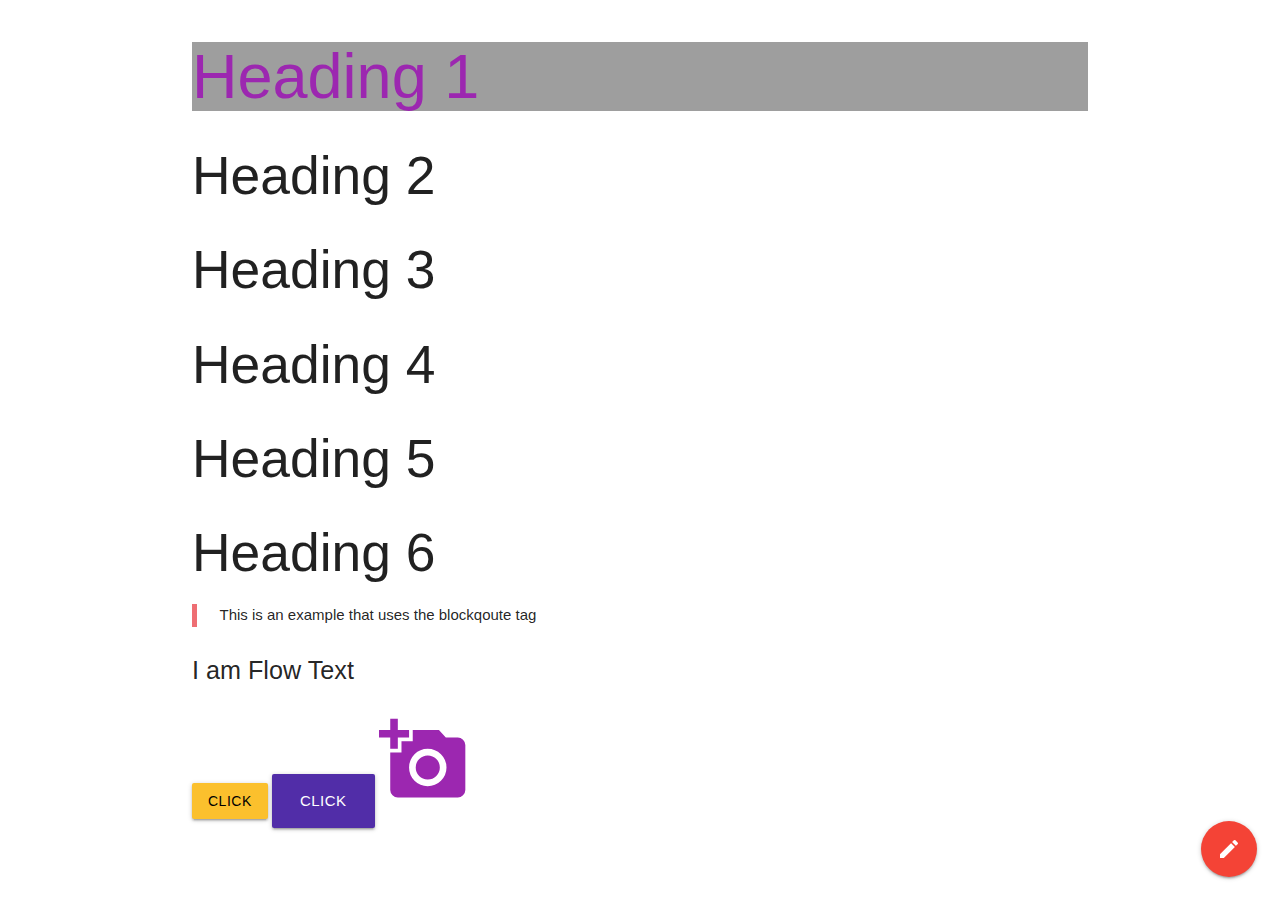
<file: index.html>
<!DOCTYPE html>
<html lang="en">
<head>
  <meta charset="UTF-8">
  <meta http-equiv="X-UA-Compatible" content="IE=edge">
  <meta name="viewport" content="width=device-width, initial-scale=1.0">
  <link rel="stylesheet" href="style.css">
   <!-- Compiled and minified CSS -->
   <link rel="stylesheet" href="https://cdnjs.cloudflare.com/ajax/libs/materialize/1.0.0/css/materialize.min.css">
   <!-- Icons -->
   <link href="https://fonts.googleapis.com/icon?family=Material+Icons" rel="stylesheet">
  <link rel="stylesheet" href="main.css">
  <title>Creative Design</title>
 
</head>
<body>
  <div class="container">
   <!-- Headers -->
  <h1 class="purple-text grey">Heading 1</h1>
  <h2>Heading 2</h2>
  <h2>Heading 3</h3>
  <h2>Heading 4</h2>
  <h2>Heading 5</h2>
  <h2>Heading 6</h2>

  <!-- Blockquotes -->
  <blockquote>This is an example that uses the blockqoute tag</blockquote>
 
  <!-- Flow Text -->
  <p class="flow-text">I am Flow Text</p>

  <button class="btn black-text waves-effect waves-light yellow darken-2">click</button>
  
  <button class="btn-large white-text waves-effect waves-yellow deep-purple darken-2">click</button>

  <i class="material-icons large purple-text">add_a_photo</i>
  
  </div>

  <!-- Fixed action button -->
  <div class="fixed-action-btn toolbar">
    <a class="btn-floating btn-large red">
     <i class="material-icons">mode_edit</i>
    </a>
    <ul>
      <li>
        <a class="red" href="index.html">
          <i class="material-icons">insert_chart</i>
        </a>
      </li>
      <li>
        <a class="deep-orange" href="colors.html">
          <i class="material-icons">add</i>
        </a>
      </li>
      <li>
        <a class="deep-purple" href="#">
          <i class="material-icons">grade</i>
        </a>
      </li>
      <li>
        <a class="lime" href="buttons-icons.html">
          <i class="material-icons">close</i>
        </a>
      </li>
    </ul>
  </div>
  
  



  <!-- Jquery CDN -->
  <script src="https://code.jquery.com/jquery-3.6.1.min.js" integrity="sha256-o88AwQnZB+VDvE9tvIXrMQaPlFFSUTR+nldQm1LuPXQ=" crossorigin="anonymous"></script>
   <!-- Compiled and minified JavaScript -->
   <script src="https://cdnjs.cloudflare.com/ajax/libs/materialize/1.0.0/js/materialize.min.js"></script>

   <script>
    $(document).ready(function() {
      // Init Dropdown
      $(".dropdown-trigger").dropdown();
      // Init Fixed action button
      $('.fixed-action-btn').floatingActionButton({
        toolbarEnabled: true
      });
    });
  </script>
</body>
</html>


<!-- Inline CSS -->
<!-- Internal CSS -->
<!-- External CSS -->
</file>
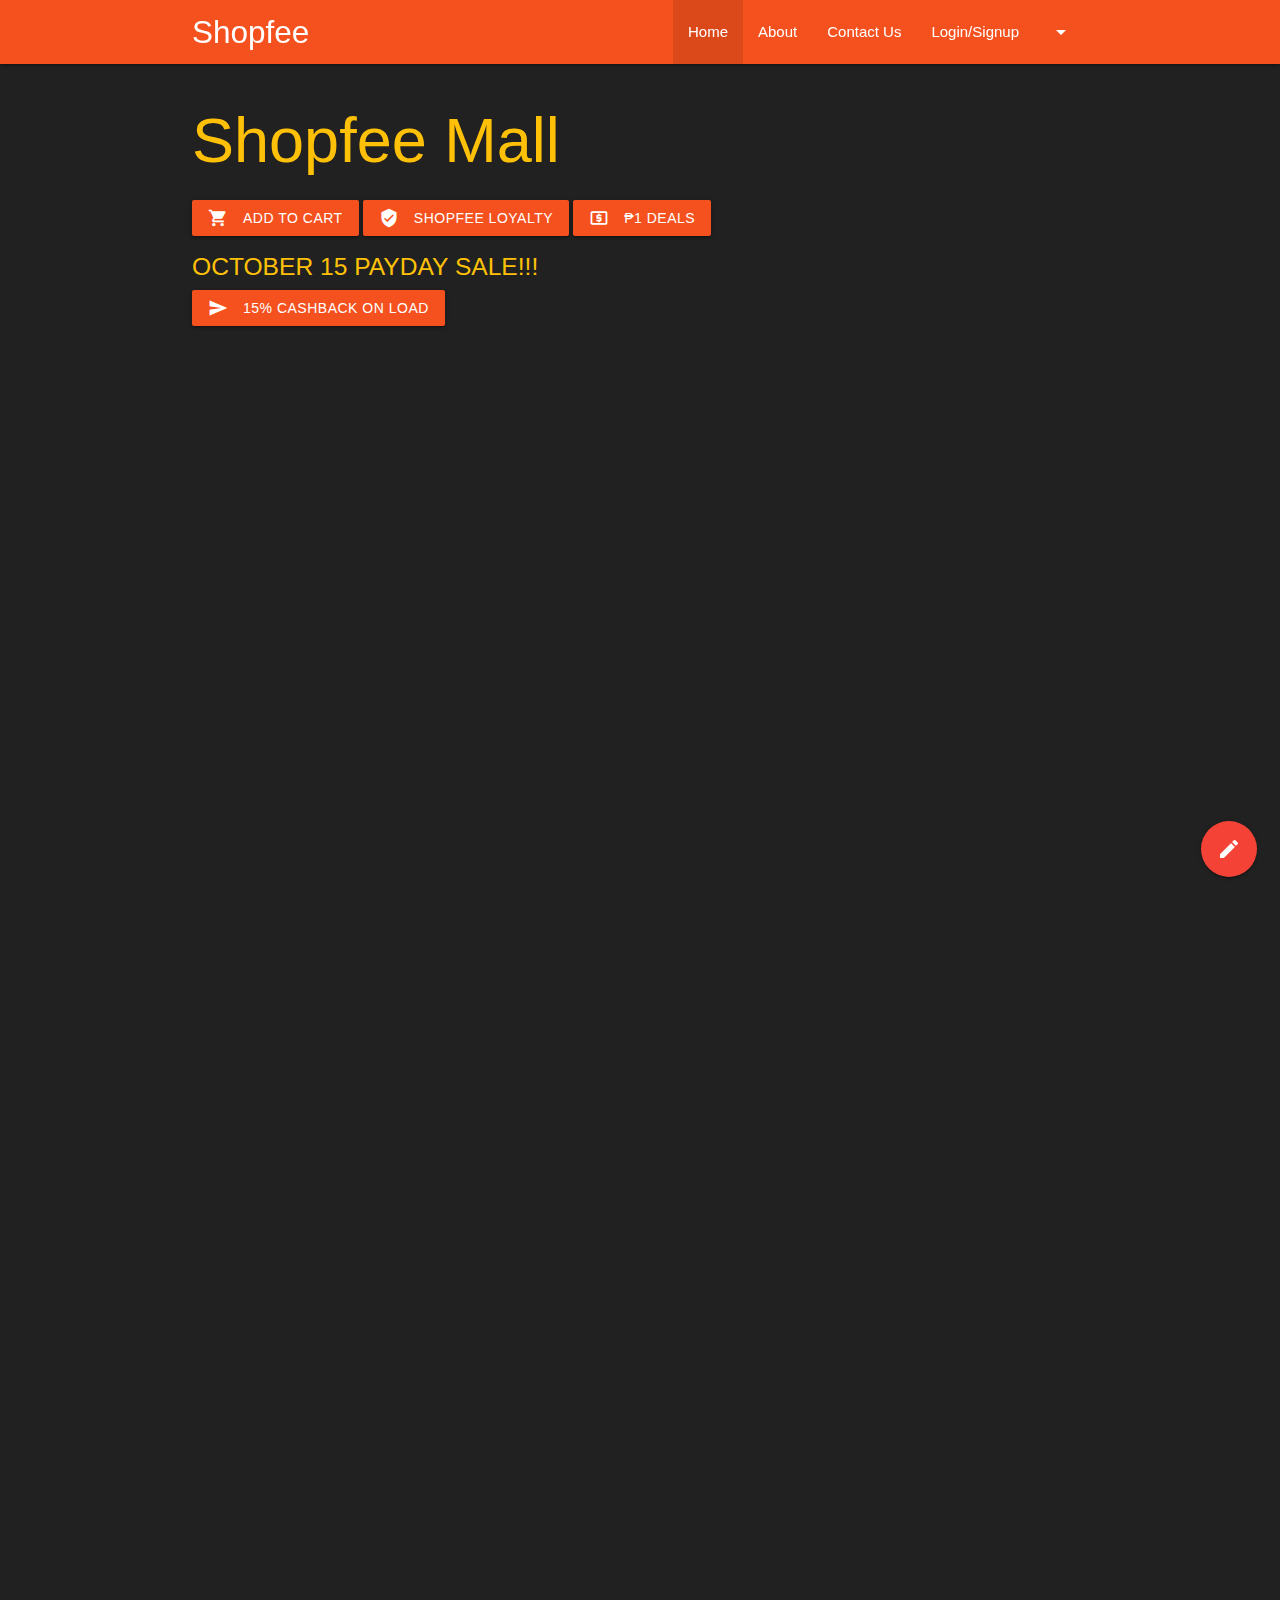
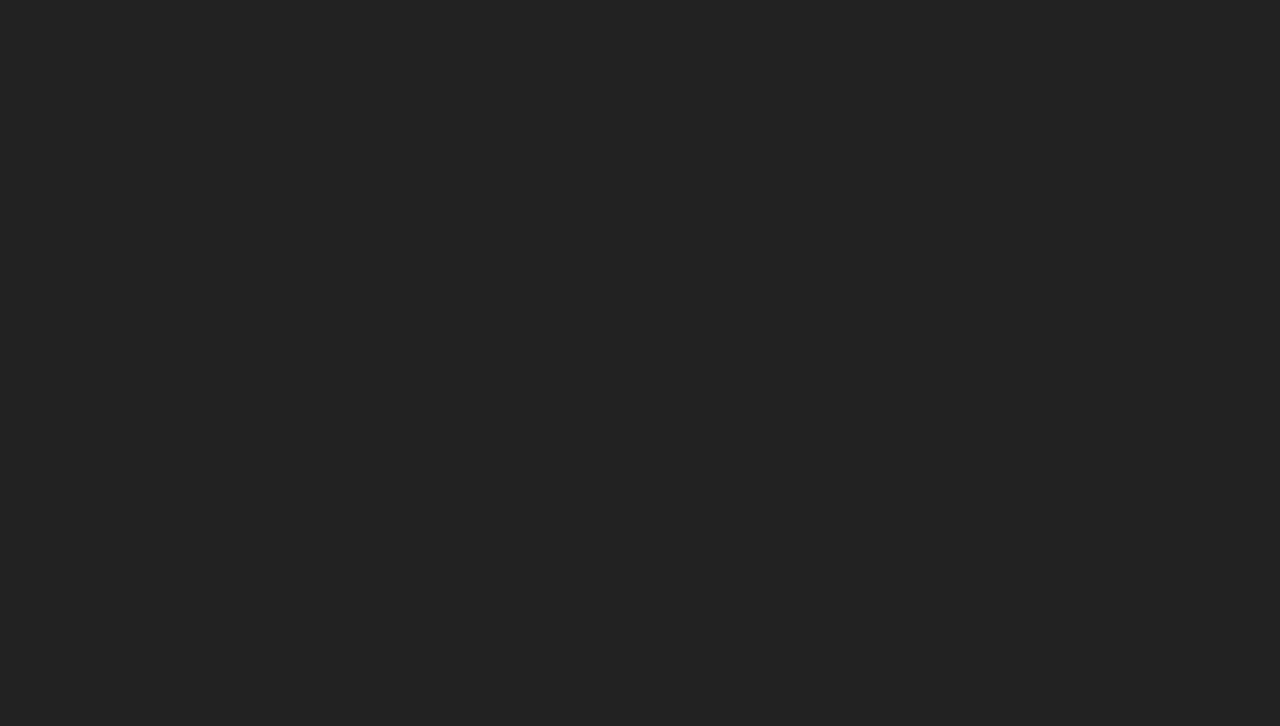
<file: capuno.html>
<!DOCTYPE html>
<html lang="en">
    <head>
        <meta charset="UTF-8">
        <meta http-equiv="x-UA-Compatible" content="IE=edge">
        <meta name="viewport" content="width=device-width, initial-scale=1.0">
        <!-- Compiled and minified CSS -->
        <link rel="stylesheet" href="https://cdnjs.cloudflare.com/ajax/libs/materialize/1.0.0/css/materialize.min.css">
        <!----Icons-->
        <link href="https://fonts.googleapis.com/icon?family=Material+Icons" rel="stylesheet">
        <title>Shopfee Mall</title>
    </head>
    <body class="grey darken-4">
     <div class="navbar-fixed">
        <nav class="#f4511e deep-orange darken-1">
            <div class="container"> 
              <div class="nav-wrapper">
                  <a href="" class="brand-logo">Shopfee</a>
                  <a href="#" data-target="slide-out" class="sidenav-trigger">
                    <i class="material-icons">menu</i>
                  </a>
                  <ul id="nav-mobile" class="right hide-on-med-and-down"> 
                      <li class="active">    
                          <a href="">Home</a>
                      </li>
                      <li>    
                          <a href="">About</a>
                      </li>
                      <li>    
                          <a href="">Contact Us</a>
                      </li>
                      <li>    
                          <a href="">Login/Signup</a>
                      </li>
                      <li>    
                          <a href="!#" class="dropdown-trigger" data-target="dropdown1"> 
                              <i class="material-icons">arrow_drop_down</i>
                          </a>
                      </li>
                   </ul>
               </div>
            </div>
        </nav>
      </div>

      <!-- Sidenav Structure -->
      <ul id="slide-out" class="sidenav">
        <li>
          <div class="user-view">
            <div class="background">
              <img src="images/img2.jpg" alt="">
            </div>
            <a href="#user">
              <img src="images/img5.jpg" alt="" class="circle">
            </a>
            <a href="#">
              <span class="white-text name">Shari Von Sr.</span>
            </a>
            <a href="#">
              <span class="white-text email">shari.sr@gmail.com</span>
            </a>
          </div>
        </li>
        <li class="active">    
          <a href="">Home</a>
        </li>
        <li>    
            <a href="">About</a>
        </li>
        <li>    
            <a href="">Contact Us</a>
        </li>
        <li>    
            <a href="">Login/Signup</a>
        </li>
        <li>    
            <a href="!#" class="dropdown-trigger" data-target="dropdown1"> 
                <i class="material-icons">arrow_drop_down</i>
            </a>
        </li>
      </ul>
      
      <!--------- dropdown structure-->
      <ul id="dropdown1" class="dropdown-content">
        <li><a href="#!">one</a></li>
        <li><a href="#!">two</a></li>
        <li class="divider"></li>
        <li><a href="#!">three</a></li>
      </ul>

        <div class="container">
            <h1 class="amber-text ">Shopfee Mall</h1>
                <a class="waves-effect waves-light btn #f4511e deep-orange darken-1">
                  <i class="material-icons left">shopping_cart</i>
                  Add to Cart
                </a>
                <a class="waves-effect waves-light btn #f4511e deep-orange darken-1">
                  <i class="material-icons left">verified_user</i>
                  Shopfee Loyalty
                </a>
                <a class="waves-effect waves-light btn #f4511e deep-orange darken-1">
                  <i class="material-icons left">local_atm</i>
                  ₱1 Deals
                </a>
                <h5 class="amber-text">OCTOBER 15 PAYDAY SALE!!!</h5>
                <a class="waves-effect waves-light btn #f4511e deep-orange darken-1">
                  <i class="material-icons left ">send</i>15% CASHBACK ON LOAD
                </a>
              <div class="fixed-action-btn">
                  <a class="btn-floating btn-large red">
                    <i class="large material-icons">mode_edit</i>
                  </a>
                  <ul>
                    <li>
                      <a class="btn-floating red">
                        <i class="material-icons">insert_chart</i>
                      </a>
                    </li>
                    <li>
                      <a class="btn-floating yellow darken-1">
                        <i class="material-icons">format_quote</i>
                      </a>
                    </li>
                    <li>
                      <a class="btn-floating green">
                        <i class="material-icons">publish</i>
                      </a>
                    </li>
                    <li>
                      <a class="btn-floating blue">
                        <i class="material-icons">attach_file</i>
                      </a>
                    </li>
                  </ul>
              </div>    
          </div>
          <div style="height: 2000px;"></div>


        <!------Jquery CDN -->
        <script src="https://code.jquery.com/jquery-3.6.1.min.js" integrity="sha256-o88AwQnZB+VDvE9tvIXrMQaPlFFSUTR+nldQm1LuPXQ=" crossorigin="anonymous"></script>
            <!-- Compiled and minified JavaScript -->
        <script src="https://cdnjs.cloudflare.com/ajax/libs/materialize/1.0.0/js/materialize.min.js"></script>
     

      <script>
          

          $(document).ready(function() {
            // Dropdown Init
            $(".dropdown-trigger").dropdown();
            //  Floating action button
            $('.fixed-action-btn').floatingActionButton();
            // Sidenav init
            $('.sidenav').sidenav({
              edge: 'right',
              inDuration: 1000,
              outDuration: 1000
            });
          });          
         
         
     </script>
  </body>
</html>
</file>
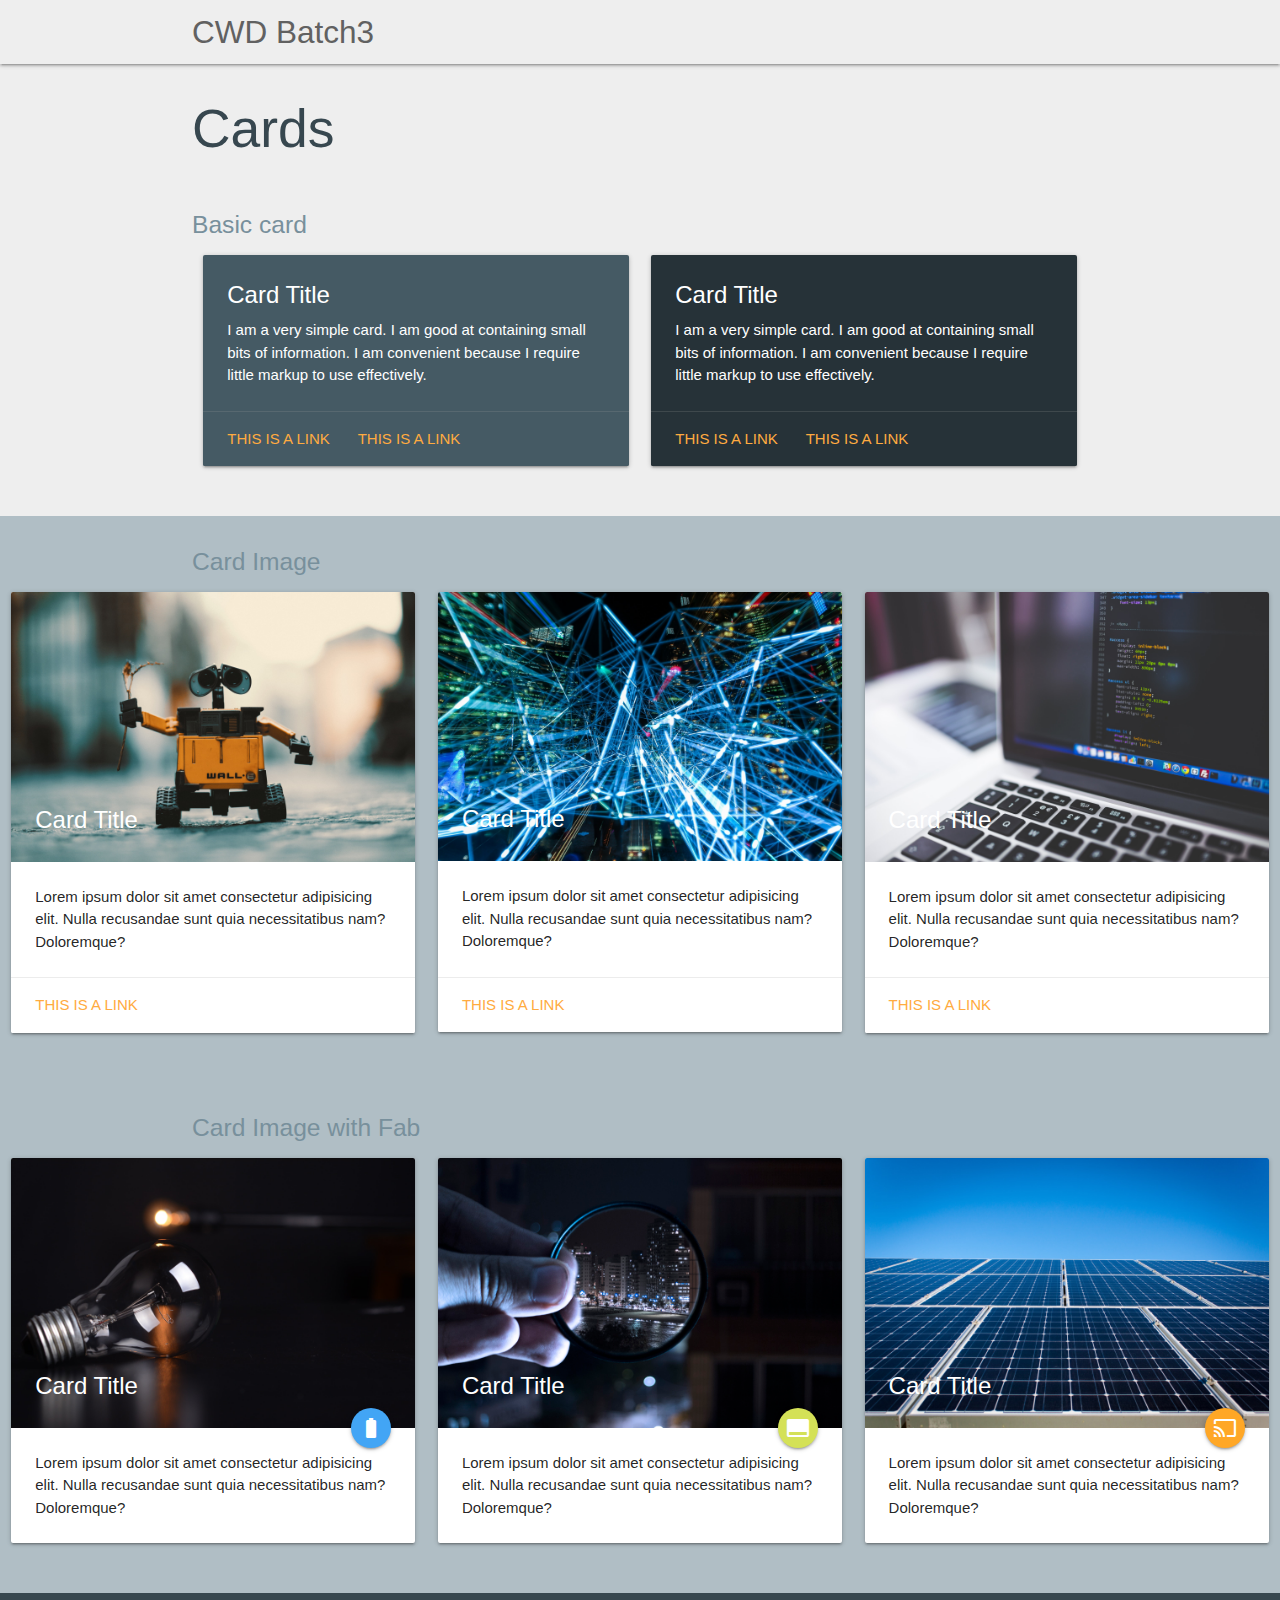
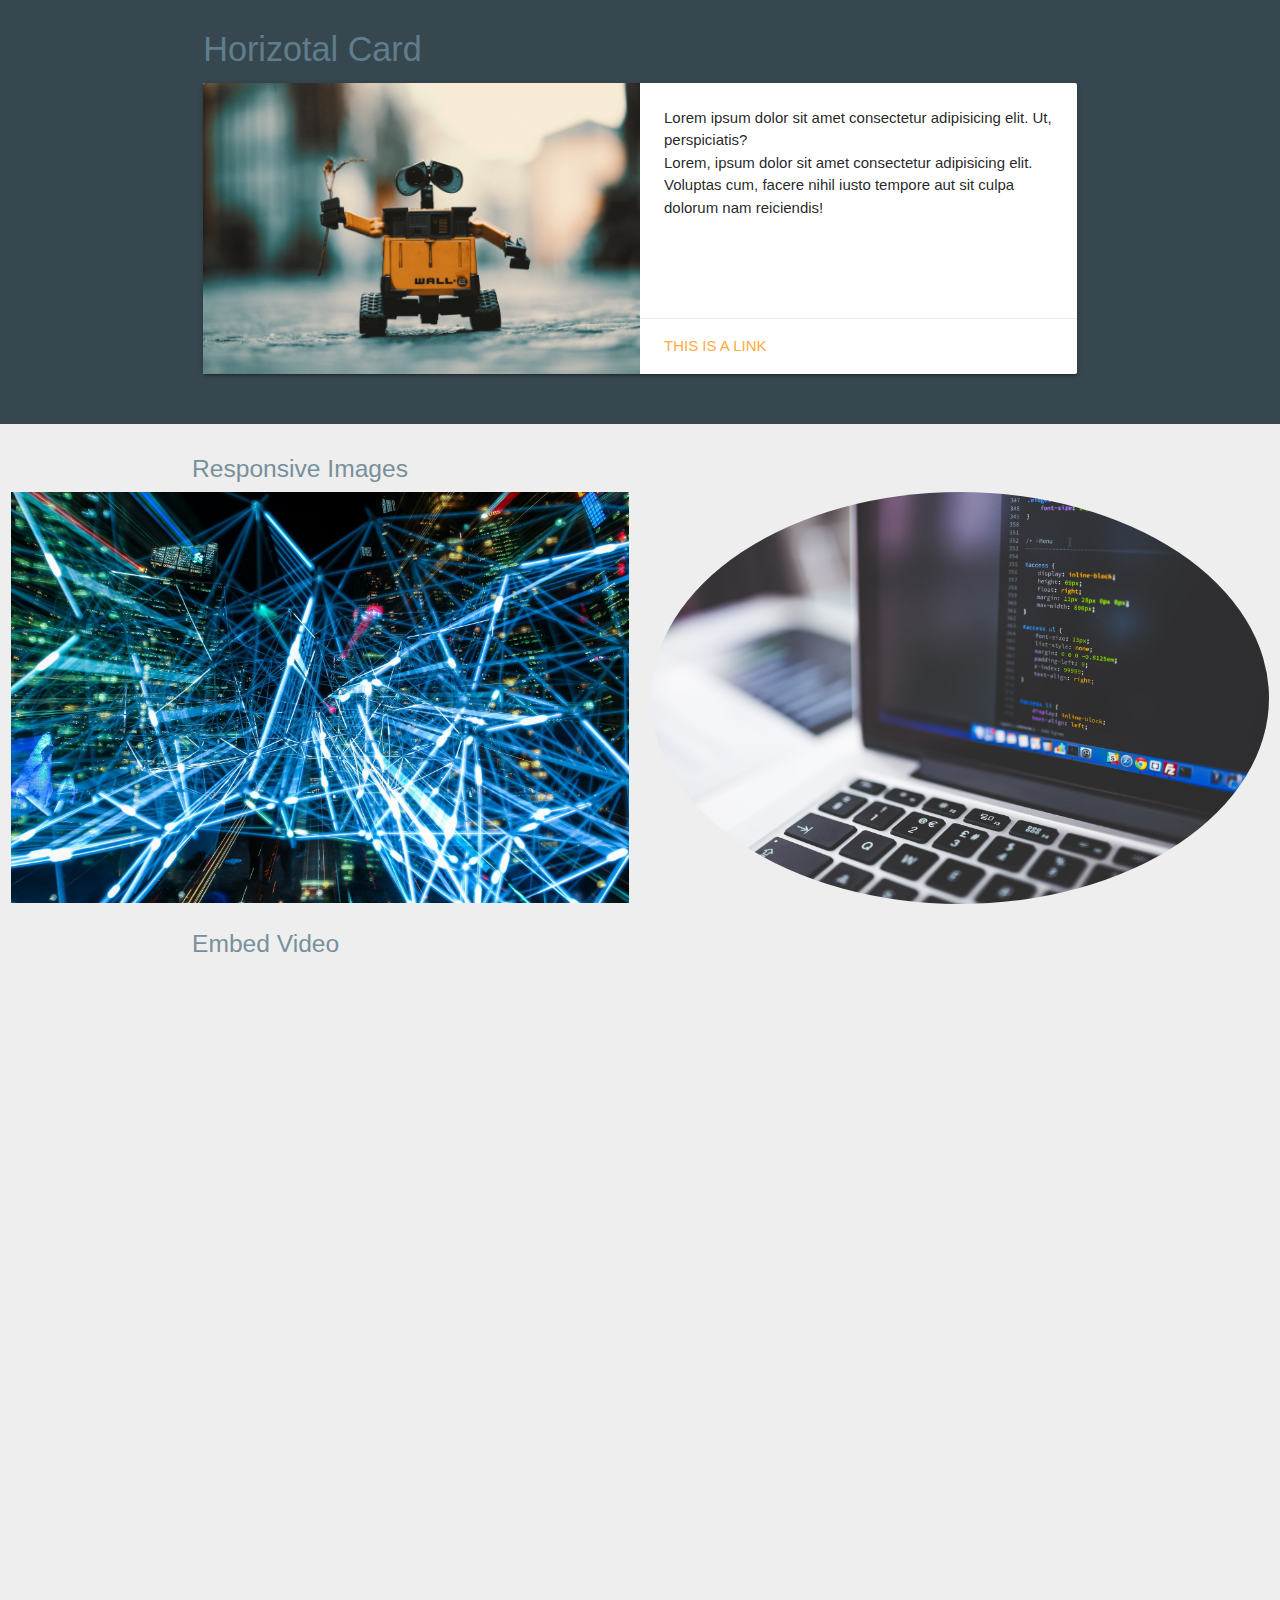
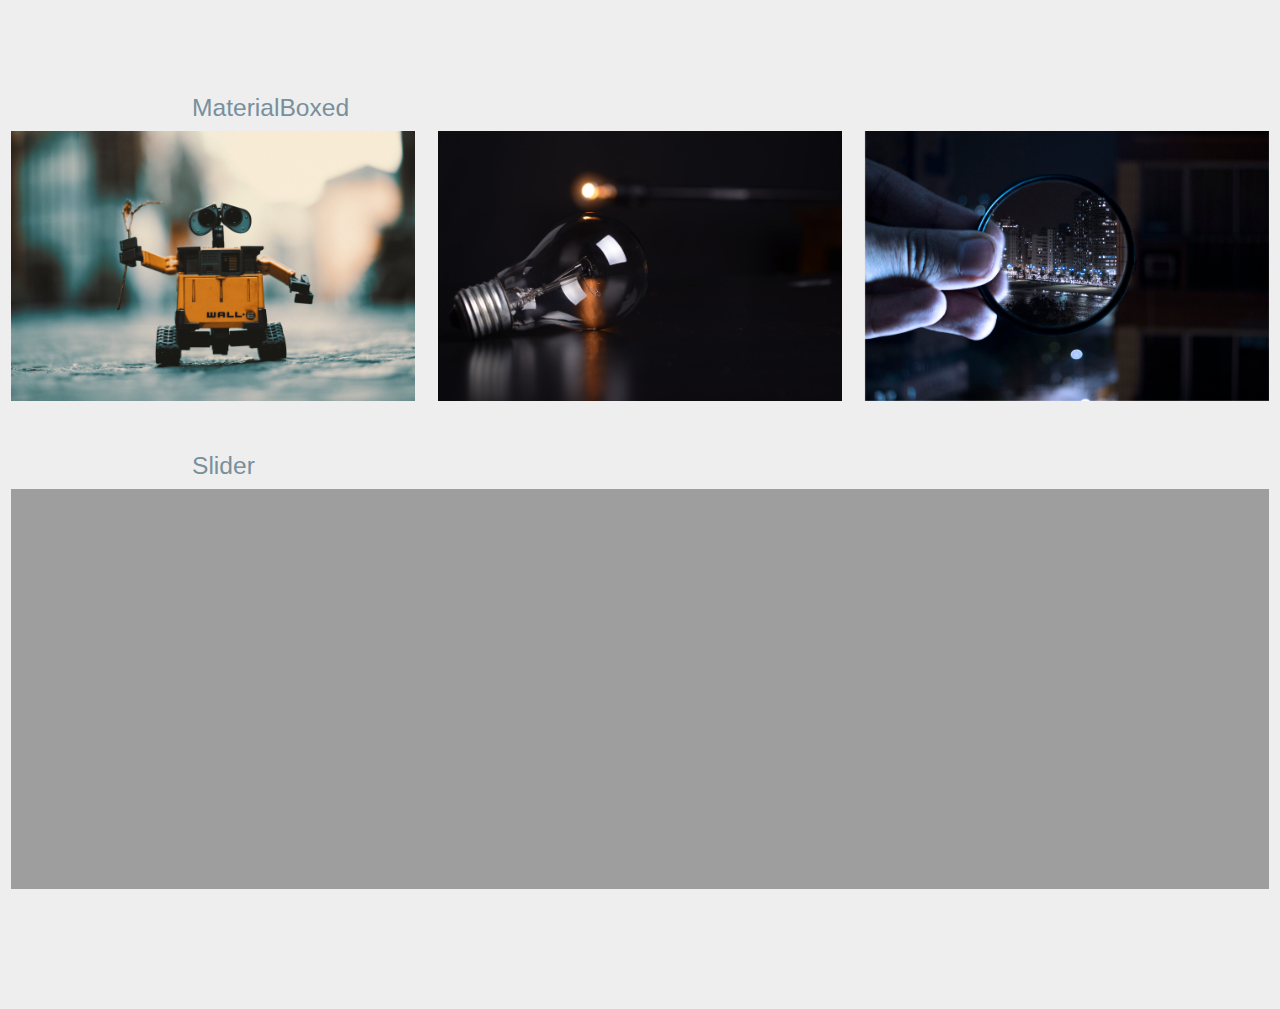
<file: cards.html>
<!DOCTYPE html>
<html lang="en">
<head>
  <meta charset="UTF-8">
  <meta http-equiv="X-UA-Compatible" content="IE=edge">
  <meta name="viewport" content="width=device-width, initial-scale=1.0">
  <!-- Material icons -->
  <link href="https://fonts.googleapis.com/icon?family=Material+Icons" rel="stylesheet">
   <!-- Compiled and minified CSS -->
   <link rel="stylesheet" href="https://cdnjs.cloudflare.com/ajax/libs/materialize/1.0.0/css/materialize.min.css">
  <title>Cards</title>
</head>
<body class="grey lighten-3">
  <nav class="transparent">
    <div class="container">
      <div class="nav-wrapper">
        <a href="#" class="brand-logo grey-text text-darken-2">CWD Batch3</a>
      </div>
    </div>
  </nav>
 <div class="container">
    <h2 class="blue-grey-text text-darken-3">Cards</h2>

    <section class="section">
      <!-- Basic Card -->
      <h5 class="blue-grey-text text-lighten-1">Basic card</h5>
      <div class="row">
        <div class="col s12 m6">
          <div class="card blue-grey darken-2">
            <div class="card-content white-text">
              <span class="card-title white-text">Card Title</span>
              <p>I am a very simple card. I am good at containing small bits of information.
                I am convenient because I require little markup to use effectively.</p>
            </div>
            <div class="card-action">
              <a href="#">This is a link</a>
              <a href="#">This is a link</a>
            </div>
          </div>
        </div>
        <div class="col s12 m6">
          <div class="card blue-grey darken-4">
            <div class="card-content white-text">
              <span class="card-title white-text">Card Title</span>
              <p>I am a very simple card. I am good at containing small bits of information.
                I am convenient because I require little markup to use effectively.</p>
            </div>
            <div class="card-action">
              <a href="#">This is a link</a>
              <a href="#">This is a link</a>
            </div>
          </div>
        </div>
      </div>
    </section>
 </div>
<!-- Section 1 -->
 <section class="section blue-grey lighten-3">
  <div class="container">
    <h5 class="blue-grey-text text-lighten-1">Card Image</h5>
  </div>
  <div class="row">
    <div class="col s12 m4">
       <!-- Card Image-->
      <div class="card">
        <div class="card-image">
          <img src="images/img5.jpg" alt="">
          <span class="card-title">Card Title</span>
        </div>
        <div class="card-content">
          <p>Lorem ipsum dolor sit amet consectetur adipisicing elit. Nulla recusandae sunt quia necessitatibus nam? Doloremque?</p>
        </div>
        <div class="card-action">
          <a href="#">This is a link</a>
        </div>
      </div>
    </div>
    <div class="col s12 m4">
      <div class="card">
        <div class="card-image">
          <img src="images/img1.jpg" alt="">
          <span class="card-title">Card Title</span>
        </div>
        <div class="card-content">
          <p>Lorem ipsum dolor sit amet consectetur adipisicing elit. Nulla recusandae sunt quia necessitatibus nam? Doloremque?</p>
        </div>
        <div class="card-action">
          <a href="#">This is a link</a>
        </div>
      </div>
    </div>
    <div class="col s12 m4">
      <div class="card">
        <div class="card-image">
          <img src="images/img2.jpg" alt="">
          <span class="card-title">Card Title</span>
        </div>
        <div class="card-content">
          <p>Lorem ipsum dolor sit amet consectetur adipisicing elit. Nulla recusandae sunt quia necessitatibus nam? Doloremque?</p>
        </div>
        <div class="card-action">
          <a href="#">This is a link</a>
        </div>
      </div>
    </div>
  </div>
</section>
<!-- Section 2 -->
 <section class="section blue-grey lighten-3">
  <div class="container">
    <h5 class="blue-grey-text text-lighten-1">Card Image with Fab</h5>
  </div>
  <div class="row">
    <div class="col s12 m4">
      <div class="card">
        <div class="card-image">
          <img src="images/img6.jpg" alt="">
          <span class="card-title">Card Title</span>
          <a href="#" class="btn-floating halfway-fab waves-effect waves-light blue lighten-1">
            <i class="material-icons">battery_full</i>
          </a>
        </div>
        <div class="card-content">
          <p>Lorem ipsum dolor sit amet consectetur adipisicing elit. Nulla recusandae sunt quia necessitatibus nam? Doloremque?</p>
        </div>
      </div>
    </div>
    <div class="col s12 m4">
      <div class="card">
        <div class="card-image">
          <img src="images/img7.jpg" alt="">
          <span class="card-title">Card Title</span>
          <a href="#" class="btn-floating halfway-fab waves-effect waves-light lime lighten-1">
            <i class="material-icons">call_to_action</i>
          </a>
        </div>
        <div class="card-content">
          <p>Lorem ipsum dolor sit amet consectetur adipisicing elit. Nulla recusandae sunt quia necessitatibus nam? Doloremque?</p>
        </div>
      </div>
    </div>
    <div class="col s12 m4">
      <div class="card">
        <div class="card-image">
          <img src="images/img8.jpg" alt="">
          <span class="card-title">Card Title</span>
          <a href="#" class="btn-floating halfway-fab waves-effect waves-light orange lighten-1">
            <i class="material-icons">cast</i>
          </a>
        </div>
        <div class="card-content">
          <p>Lorem ipsum dolor sit amet consectetur adipisicing elit. Nulla recusandae sunt quia necessitatibus nam? Doloremque?</p>
        </div>
      </div>
    </div>
  </div>
</section>

<section class="section blue-grey darken-3">
  <div class="container">
    <div class="row">
      <div class="col s12">
        <h4 class="blue-grey-text header">Horizotal Card</h4>
        <div class="card horizontal">
          <div class="card-image">
            <img src="images/img5.jpg" alt="">
          </div>
          <div class="card-stacked">
            <div class="card-content">
              <p>Lorem ipsum dolor sit amet consectetur adipisicing elit. Ut, perspiciatis?</p>
              <p>Lorem, ipsum dolor sit amet consectetur adipisicing elit. Voluptas cum, facere nihil iusto tempore aut sit culpa dolorum nam reiciendis!</p>
            </div>
            <div class="card-action">
              <a href="">This is a link</a>
            </div>
          </div>
        </div>
      </div>
     
    </div>
  </div>
  
</section>

<!-- Media CSS & Media -->
<section class="section grey lighten-3">
  <div class="container">
    <h5 class="blue-grey-text text-lighten-1">Responsive Images</h5>
  </div>
  <div class="row">
    <div class="col s12 m6">
      <img src="images/img1.jpg" alt="" class="responsive-img">
    </div>
    <div class="col s12 m6">
      <img src="images/img2.jpg" alt="" class="responsive-img circle">
    </div>
  </div>
  <div class="row">
    <div class="container">
      <h5 class="blue-grey-text text-lighten-1">Embed Video</h5>
    </div>
    <div class="col s12">
      <div class="video-container">
        <iframe width="1040" height="585" src="https://www.youtube.com/embed/uPklMSpmvGs" title="Moira - Babalik Sa'yo (Official Live Performance)" frameborder="0" allow="accelerometer; autoplay; clipboard-write; encrypted-media; gyroscope; picture-in-picture" allowfullscreen></iframe>
      </div>
      <!-- <video class="responsive-video" controls>
        <source src="movie.mp4" type="video/mp4">
      </video> -->
    </div>
  </div>
  <div class="row">
    <div class="container">
      <h5 class="blue-grey-text text-lighten-1">MaterialBoxed</h5>
    </div>
    <div class="col s12 m4">
      <img src="images/img5.jpg" alt="" class="materialboxed responsive-img">
    </div>
    <div class="col s12 m4">
      <img src="images/img6.jpg" alt="" class="materialboxed responsive-img">
    </div>
    <div class="col s12 m4">
      <img src="images/img7.jpg" alt="" class="materialboxed responsive-img">
    </div>
  </div>
</section>
<!-- Slider -->
<div class="row">
  <div class="container">
    <h5 class="blue-grey-text text-lighten-1">Slider</h5>
  </div>
  <div class="col s12">
    <div class="slider">
      <ul class="slides">
        <li>
          <img src="images/img1.jpg" alt="">
          <div class="caption center-align">
            <h3>This is our big Tagline!</h3>
            <h5 class="light grey-text text-lighten-3">Here's our small slogan</h5>
          </div>
        </li>
        <li>
          <img src="images/img2.jpg" alt="">
          <div class="caption left-align">
            <h3>This is our big Tagline!</h3>
            <h5 class="light grey-text text-lighten-3">Here's our small slogan</h5>
          </div>
        </li>
        <li>
          <img src="images/img3.jpg" alt="">
          <div class="caption right-align">
            <h3>This is our big Tagline!</h3>
            <h5 class="light grey-text text-lighten-3">Here's our small slogan</h5>
          </div>
        </li>
        <li>
          <img src="images/img4.jpg" alt="">
          <div class="caption center-align">
            <h3>This is our big Tagline!</h3>
            <h5 class="light grey-text text-lighten-3">Here's our small slogan</h5>
          </div>
        </li>
      </ul>
    </div>
  </div>
</div>
  

 


  


<div style="height: 100px;"></div>




   <!-- Jquery CDN -->
   <script src="https://code.jquery.com/jquery-3.6.1.min.js" integrity="sha256-o88AwQnZB+VDvE9tvIXrMQaPlFFSUTR+nldQm1LuPXQ=" crossorigin="anonymous"></script>
   <!-- Compiled and minified JavaScript -->
   <script src="https://cdnjs.cloudflare.com/ajax/libs/materialize/1.0.0/js/materialize.min.js"></script>

   <script>
    $(document).ready(function() {
      // Materialbox init
      $('.materialboxed').materialbox({
        inDuration: 1000,
        outDuration: 2000
      });
      // Slider Init
      $('.slider').slider({
        indicators: false,
        height: 300,
        duration: 1000,
        interval: 1000
      });
    });

 
        
   </script>
</body>
</html>
</file>
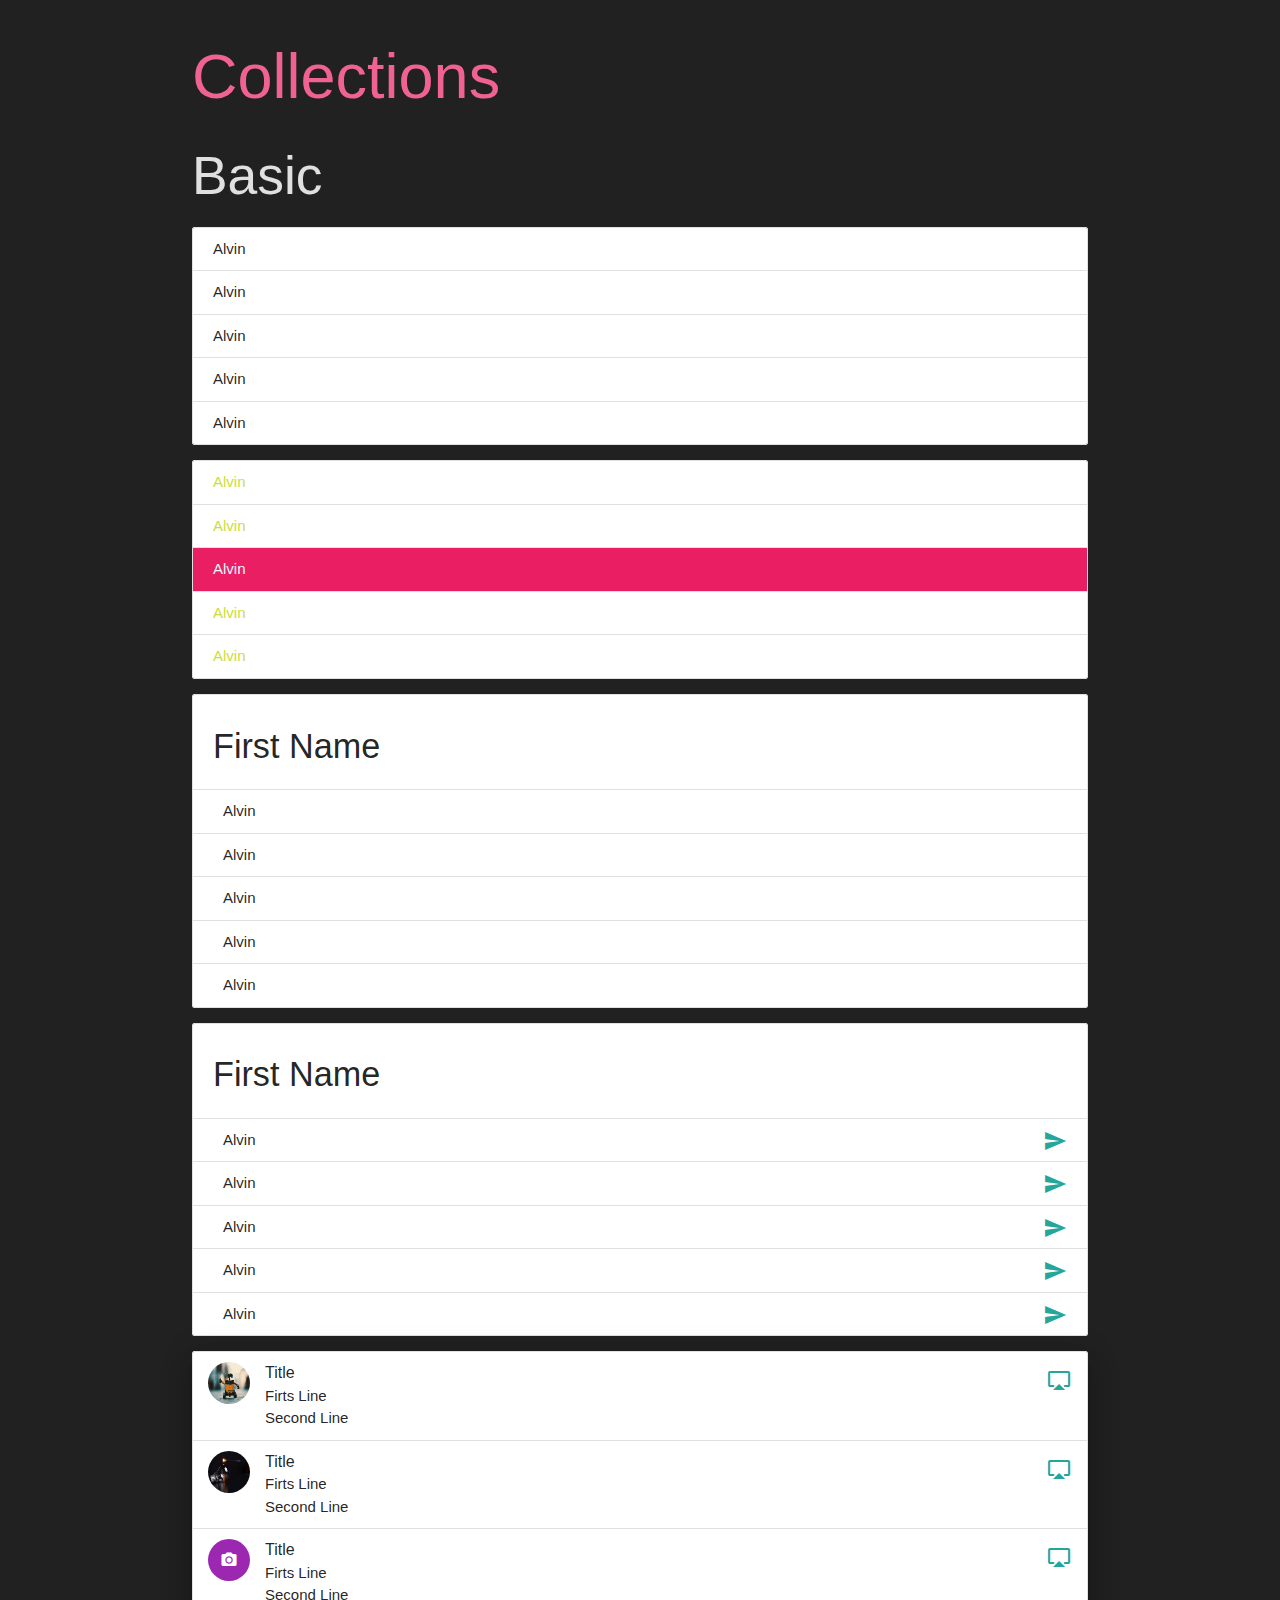
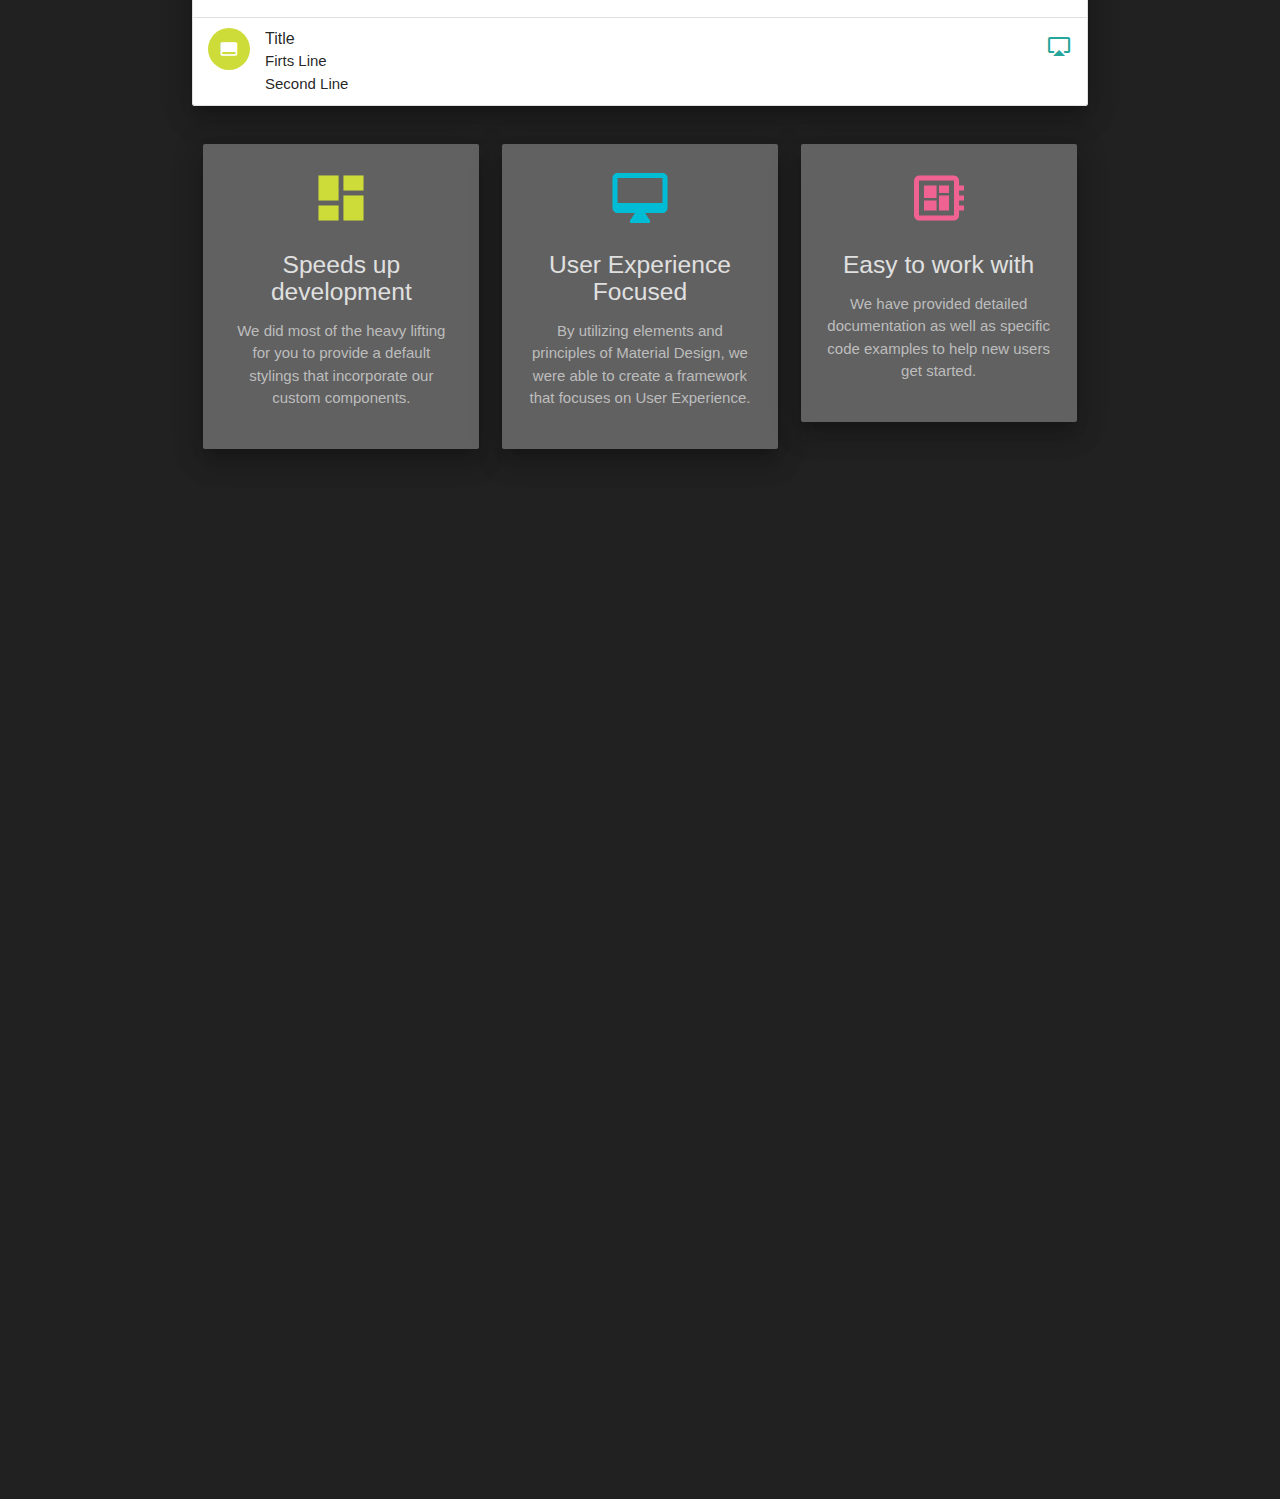
<file: collection.html>
<!DOCTYPE html>
<html lang="en">
<head>
  <meta charset="UTF-8">
  <meta http-equiv="X-UA-Compatible" content="IE=edge">
  <meta name="viewport" content="width=device-width, initial-scale=1.0">
    <!-- Compiled and minified CSS -->
    <link rel="stylesheet" href="https://cdnjs.cloudflare.com/ajax/libs/materialize/1.0.0/css/materialize.min.css">
    <!-- material icons -->
    <link href="https://fonts.googleapis.com/icon?family=Material+Icons" rel="stylesheet">
    <link rel="stylesheet" href="style.css">
  <title>Collection</title>
</head>
<body class="grey darken-4">
 <div class="container">
  <h1 class="pink-text text-lighten-2">Collections</h1>
  <h2 class="grey-text text-lighten-2">Basic</h2>
  <!-- Basic -->
  <ul class="collection">
    <li class="collection-item">Alvin</li>
    <li class="collection-item">Alvin</li>
    <li class="collection-item">Alvin</li>
    <li class="collection-item">Alvin</li>
    <li class="collection-item">Alvin</li>
  </ul>

  <!-- Link -->
  <div class="collection">
     <a href="colors.html" class="collection-item">Alvin</a>
     <a href="https://materializecss.com/collections.html#!" class="collection-item">
      Alvin
     </a>
     <a href="" class="collection-item active">Alvin</a>
     <a href="" class="collection-item">Alvin</a>
     <a href="" class="collection-item">Alvin</a>
  </div>

<!-- Header -->
<ul class="collection with-header">
  <li class="collection-header">
    <h4>First Name</h4>
  </li>
  <li class="collection-item">Alvin</li>
  <li class="collection-item">Alvin</li>
  <li class="collection-item">Alvin</li>
  <li class="collection-item">Alvin</li>
  <li class="collection-item">Alvin</li>
</ul>

  <!-- Secondary content -->
  <ul class="collection with-header">
    <li class="collection-header">
      <h4>First Name</h4>
    </li>
    <li class="collection-item">
      <div>Alvin
        <a href="" class="secondary-content">
          <i class="material-icons">send</i>
        </a>
      </div>
    </li>
    <li class="collection-item">
      <div>Alvin
        <a href="" class="secondary-content">
          <i class="material-icons">send</i>
        </a>
      </div>
    </li>
    <li class="collection-item">
      <div>Alvin
        <a href="" class="secondary-content">
          <i class="material-icons">send</i>
        </a>
      </div>
    </li>
    <li class="collection-item">
      <div>Alvin
        <a href="" class="secondary-content">
          <i class="material-icons">send</i>
        </a>
      </div>
    </li>
    <li class="collection-item">
      <div>Alvin
        <a href="" class="secondary-content">
          <i class="material-icons">send</i>
        </a>
      </div>
    </li>
  </ul>

  <!-- Avatar Content -->
  <ul class="collection z-depth-4">
    <li class="collection-item avatar">
      <img src="images/img5.jpg" alt="" class="circle">
      <span class="title">Title</span>
      <p>Firts Line
        <br>
        Second Line
      </p>
      <a href="" class="secondary-content">
        <i class="material-icons">airplay</i>
      </a>
    </li>
    <li class="collection-item avatar">
      <img src="images/img6.jpg" alt="" class="circle">
      <span class="title">Title</span>
      <p>Firts Line
        <br>
        Second Line
      </p>
      <a href="" class="secondary-content">
        <i class="material-icons">airplay</i>
      </a>
    </li>
    <li class="collection-item avatar">
      <i class="material-icons circle purple">camera_alt</i>
      <span class="title">Title</span>
      <p>Firts Line
        <br>
        Second Line
      </p>
      <a href="" class="secondary-content">
        <i class="material-icons">airplay</i>
      </a>
    </li>
    <li class="collection-item avatar">
      <i class="material-icons circle lime">call_to_action</i>
      <span class="title">Title</span>
      <p>Firts Line
        <br>
        Second Line
      </p>
      <a href="" class="secondary-content">
        <i class="material-icons">airplay</i>
      </a>
    </li>
  </ul>

  <section class="section center">
      <div class="row">
        <div class="col s12 m4">
          <div class="card-panel grey darken-2 z-depth-4">
            <i class="material-icons medium lime-text">dashboard</i>
            <h5 class="grey-text text-lighten-2">Speeds up development</h5>
            <p class="grey-text text-lighten-1">We did most of the heavy lifting for you to provide a default stylings that incorporate our custom components.</p>
          </div>
        </div>
        <div class="col s12 m4">
          <div class="card-panel grey darken-2 z-depth-4">
            <i class="material-icons medium cyan-text">desktop_mac</i>
            <h5 class="grey-text text-lighten-2">User Experience Focused</h5>
            <p class="grey-text text-lighten-1">By utilizing elements and principles of Material Design, we were able to create a framework that focuses on User Experience.</p>
          </div>
        </div>
        <div class="col s12 m4">
          <div class="card-panel grey darken-2 z-depth-4">
            <i class="material-icons medium pink-text text-lighten-2">developer_board</i>
            <h5 class="grey-text text-lighten-2">Easy to work with</h5>
            <p class="grey-text text-lighten-1">We have provided detailed documentation as well as specific code examples to help new users get started.</p>
          </div>
        </div>
      </div>
  </section>


  <div style="height: 1000px;"></div>

<!-- end of container -->
 </div>  


   <!-- Compiled and minified JavaScript -->
   <script src="https://cdnjs.cloudflare.com/ajax/libs/materialize/1.0.0/js/materialize.min.js"></script>
</body>
</html>
</file>
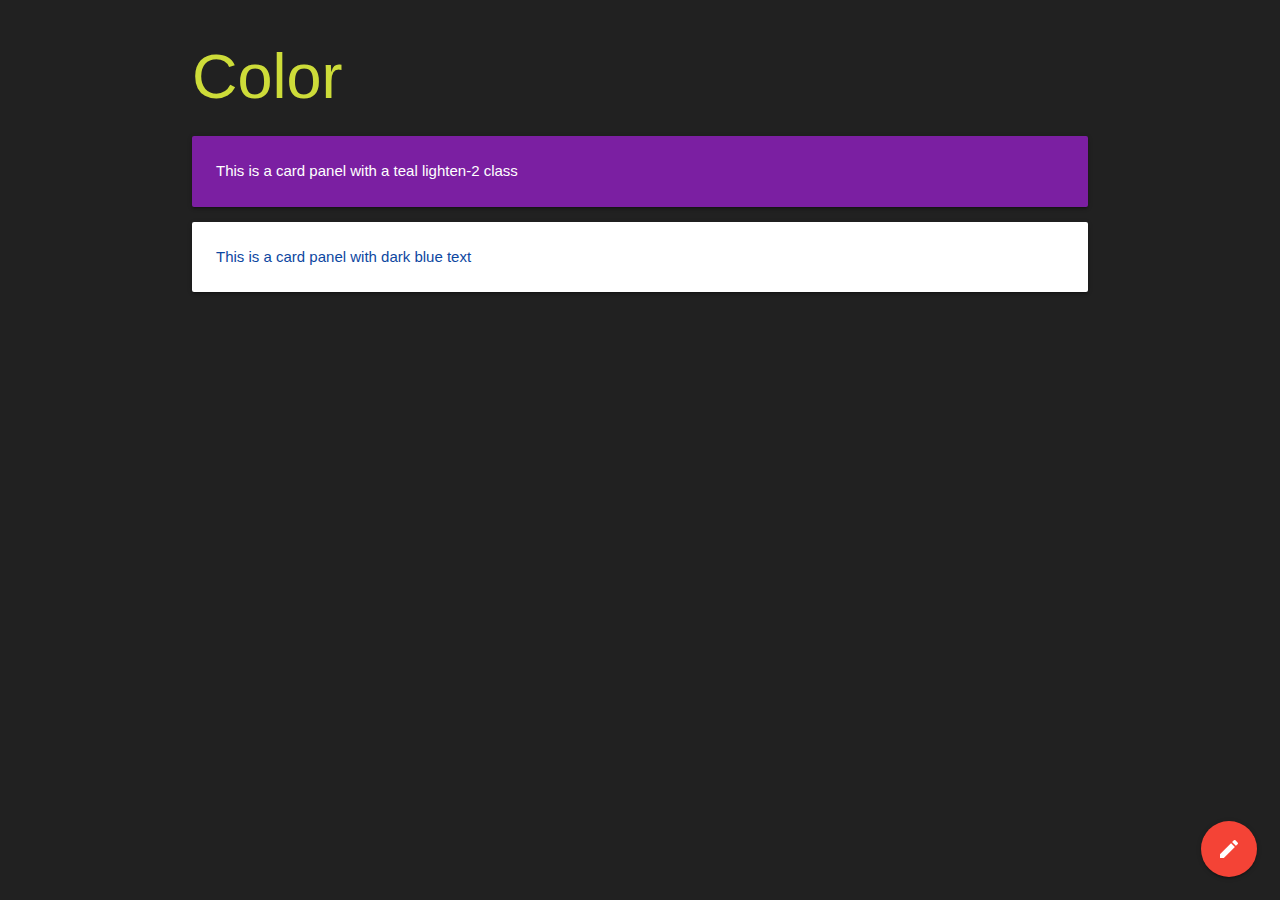
<file: colors.html>
<!DOCTYPE html>
<html lang="en">
<head>
  <meta charset="UTF-8">
  <meta http-equiv="X-UA-Compatible" content="IE=edge">
  <meta name="viewport" content="width=device-width, initial-scale=1.0">
  <!-- Compiled and minified CSS -->
  <link rel="stylesheet" href="https://cdnjs.cloudflare.com/ajax/libs/materialize/1.0.0/css/materialize.min.css">
  <!-- Icons -->
  <link href="https://fonts.googleapis.com/icon?family=Material+Icons" rel="stylesheet">
  <title>Colors</title>
</head>
<body class="grey darken-4">
  <div class="container">
    <h1 class="lime-text">Color</h1>

    <div class="card-panel purple darken-2 white-text">This is a card panel with a teal lighten-2 class</div>

    <div class="card-panel">
      <span class="blue-text text-darken-4">This is a card panel with dark blue text</span>
    </div>
  </div>

  <!-- Fixed action button -->
  <div class="fixed-action-btn toolbar">
    <a class="btn-floating btn-large red">
     <i class="material-icons">mode_edit</i>
    </a>
    <ul>
      <li>
        <a class="red" href="index.html">
          <i class="material-icons">insert_chart</i>
        </a>
      </li>
      <li>
        <a class="deep-orange" href="colors.html">
          <i class="material-icons">add</i>
        </a>
      </li>
      <li>
        <a class="deep-purple" href="#">
          <i class="material-icons">grade</i>
        </a>
      </li>
      <li>
        <a class="lime" href="buttons-icons.html">
          <i class="material-icons">close</i>
        </a>
      </li>
    </ul>
  </div>

  


<!-- Jquery CDN -->
<script src="https://code.jquery.com/jquery-3.6.1.min.js" integrity="sha256-o88AwQnZB+VDvE9tvIXrMQaPlFFSUTR+nldQm1LuPXQ=" crossorigin="anonymous"></script>
  <!-- Compiled and minified JavaScript -->
  <script src="https://cdnjs.cloudflare.com/ajax/libs/materialize/1.0.0/js/materialize.min.js"></script>

  <script>
    $(document).ready(function() {
      // Init Dropdown
      $(".dropdown-trigger").dropdown();
      // Init Fixed action button
      $('.fixed-action-btn').floatingActionButton({
        toolbarEnabled: true
      });
    });
  </script>
</body>
</html>
</file>
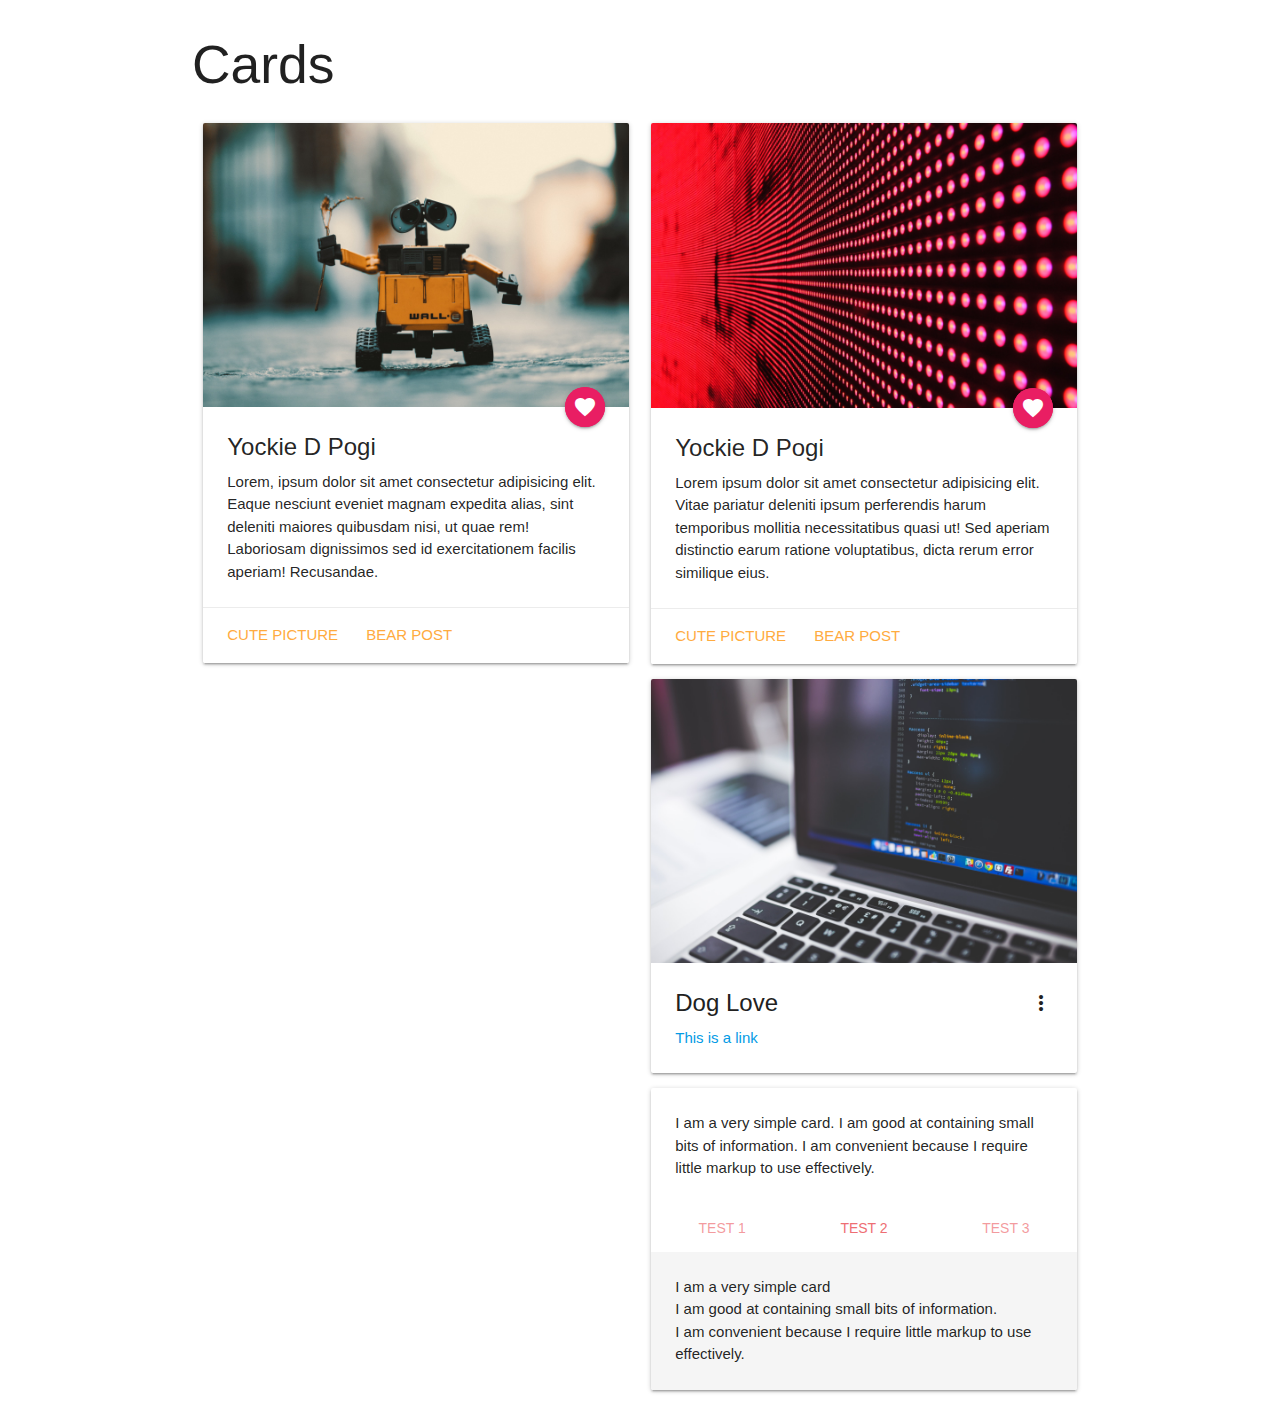
<file: mary-jane.html>
<!DOCTYPE html>
<html lang="en">
<head>
    <meta charset="UTF-8">
    <meta http-equiv="X-UA-Compatible" content="IE=edge">
    <meta name="viewport" content="width=device-width, initial-scale=1.0">
    <!--Compiled and minified CSS-->
    <link rel="stylesheet" href="https://cdnjs.cloudflare.com/ajax/libs/materialize/1.0.0/css/materialize.min.css">
    <!-- icons -->
    <link href="https://fonts.googleapis.com/icon?family=Material+Icons" rel="stylesheet">

    <title>Materialize CSS</title>
  
</head>
<body>
  <div class="container">
    <h2>Cards</h2>
    <div class="row">
        <div class="col s12 m6">
          <!-- Card 1-->
          <div class="card">
            <div class="card-image">
              <img src="images/img5.jpg" alt="">
              <a href="#" class="halfway-fab btn-floating pink pulse">
                <i class="material-icons">favorite</i>  
              </a>
            </div>  
            <div class="card-content">
              <span class="card-title">Yockie D Pogi</span>
              <p>Lorem, ipsum dolor sit amet consectetur adipisicing elit. Eaque nesciunt eveniet magnam expedita alias, sint deleniti maiores quibusdam nisi, ut quae rem! Laboriosam dignissimos sed id exercitationem facilis aperiam! Recusandae.</p>
            </div>
            <div class="card-action">
                <a href="#">Cute Picture</a>
                <a href="#">Bear post</a>
            </div>
          </div>
          
          <!-- end of col  -->
        </div>
        <div class="col s12 m6">
         <!-- Card 2 -->
         <div class="card">
          <div class="card-image">
            <img src="images/img4.jpg" alt="">
            <a href="#" class="halfway-fab btn-floating pink pulse">
              <i class="material-icons">favorite</i>  
            </a>
          </div>  
          <div class="card-content">
            <span class="card-title">Yockie D Pogi</span>
            <p>Lorem ipsum dolor sit amet consectetur adipisicing elit. Vitae pariatur deleniti ipsum perferendis harum temporibus mollitia necessitatibus quasi ut! Sed aperiam distinctio earum ratione voluptatibus, dicta rerum error similique eius.</p>
          </div>
          <div class="card-action">
              <a href="#">Cute Picture</a>
              <a href="#">Bear post</a>
          </div>
      </div>
      <!-- Card 3 card reveal -->
     <div class="card">
      <div class="card-image waves-effect waves-block waves-light">
        <img class="activator" src="images/img2.jpg">
      </div>
      <div class="card-content">
        <span class="card-title activator grey-text text-darken-4">Dog Love
          <i class="material-icons right">more_vert</i>
        </span>
        <p>
          <a href="#">This is a link</a>
        </p>
      </div>
      <div class="card-reveal">
        <span class="card-title grey-text text-darken-4">
          Card Title
          <i class="material-icons right">close</i>
        </span>
        <p>Here is some more information about this product that is only revealed once clicked on.</p>
      </div>
     </div>
     <!-- Card 4 Tabs in Cards -->
     <div class="card">
      <div class="card-content">
          <p>I am a very simple card. I am good at containing small bits of information. I am convenient because I require little markup to use effectively.</p>
      </div>
      <div class="card-tabs">
          <ul class="tabs tabs-fixed-width">
            <li class="tab">
              <a href="#test4">Test 1</a>
            </li>
            <li class="tab">
              <a class="active" href="#test5">Test 2</a>
            </li>
            <li class="tab">
              <a href="#test6">Test 3</a>
            </li>
          </ul>
       </div>
        <div class="card-content grey lighten-4">
          <div id="test4">I am a very simple card</div>
          <div id="test5">I am good at containing small bits of information.</div>
          <div id="test6">I am convenient because I require little markup to use effectively.</div>
        </div>
    </div>
     <!-- end of row -->
    </div>
    <!-- end of container -->
 </div>


<!-- Jquey CDN -->
<script src="https://code.jquery.com/jquery-3.6.1.min.js" integrity="sha256-o88AwQnZB+VDvE9tvIXrMQaPlFFSUTR+nldQm1LuPXQ=" crossorigin="anonymous"></script>
 <!-- Compiled and minified JavaScript -->
 <script src="https://cdnjs.cloudflare.com/ajax/libs/materialize/1.0.0/js/materialize.min.js"></script>

 <script>
   $(document).ready(function(){
    $('.tabs').tabs();
  });
 </script>
</body> 
</html>
</file>
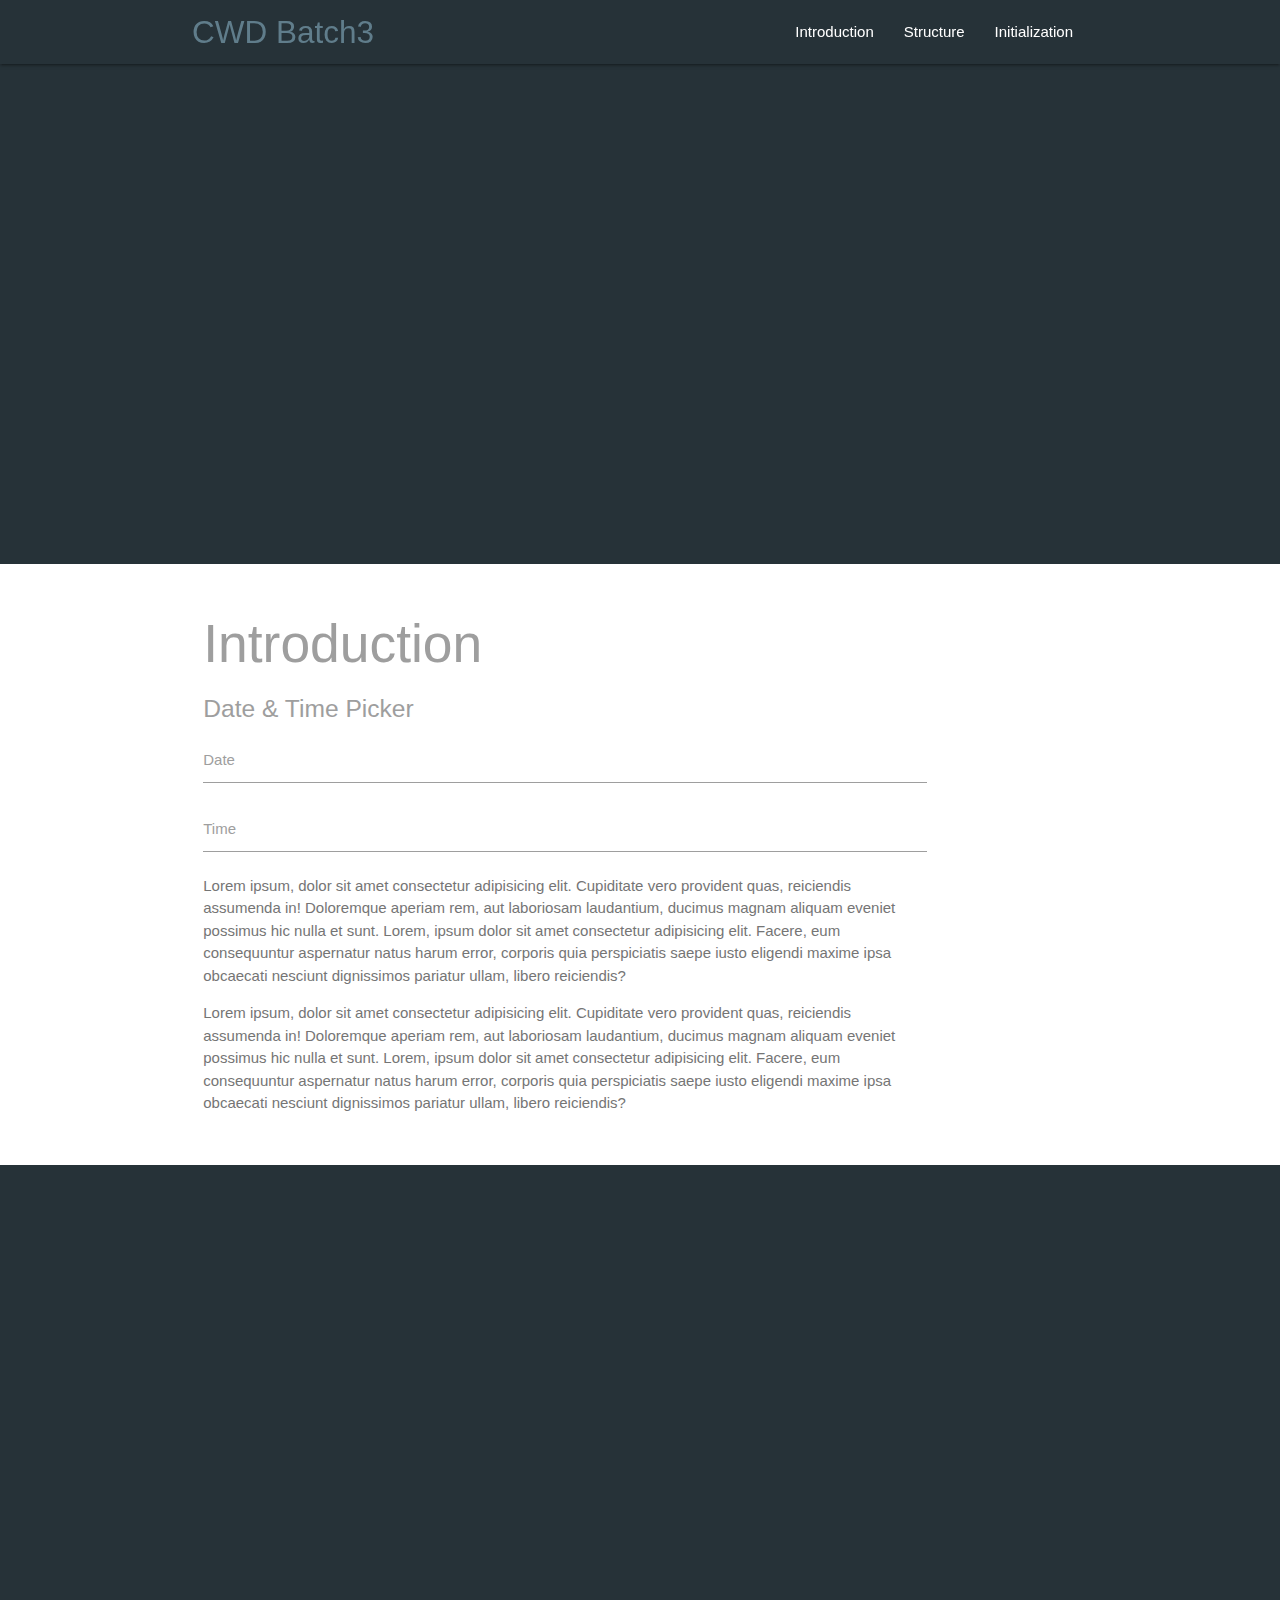
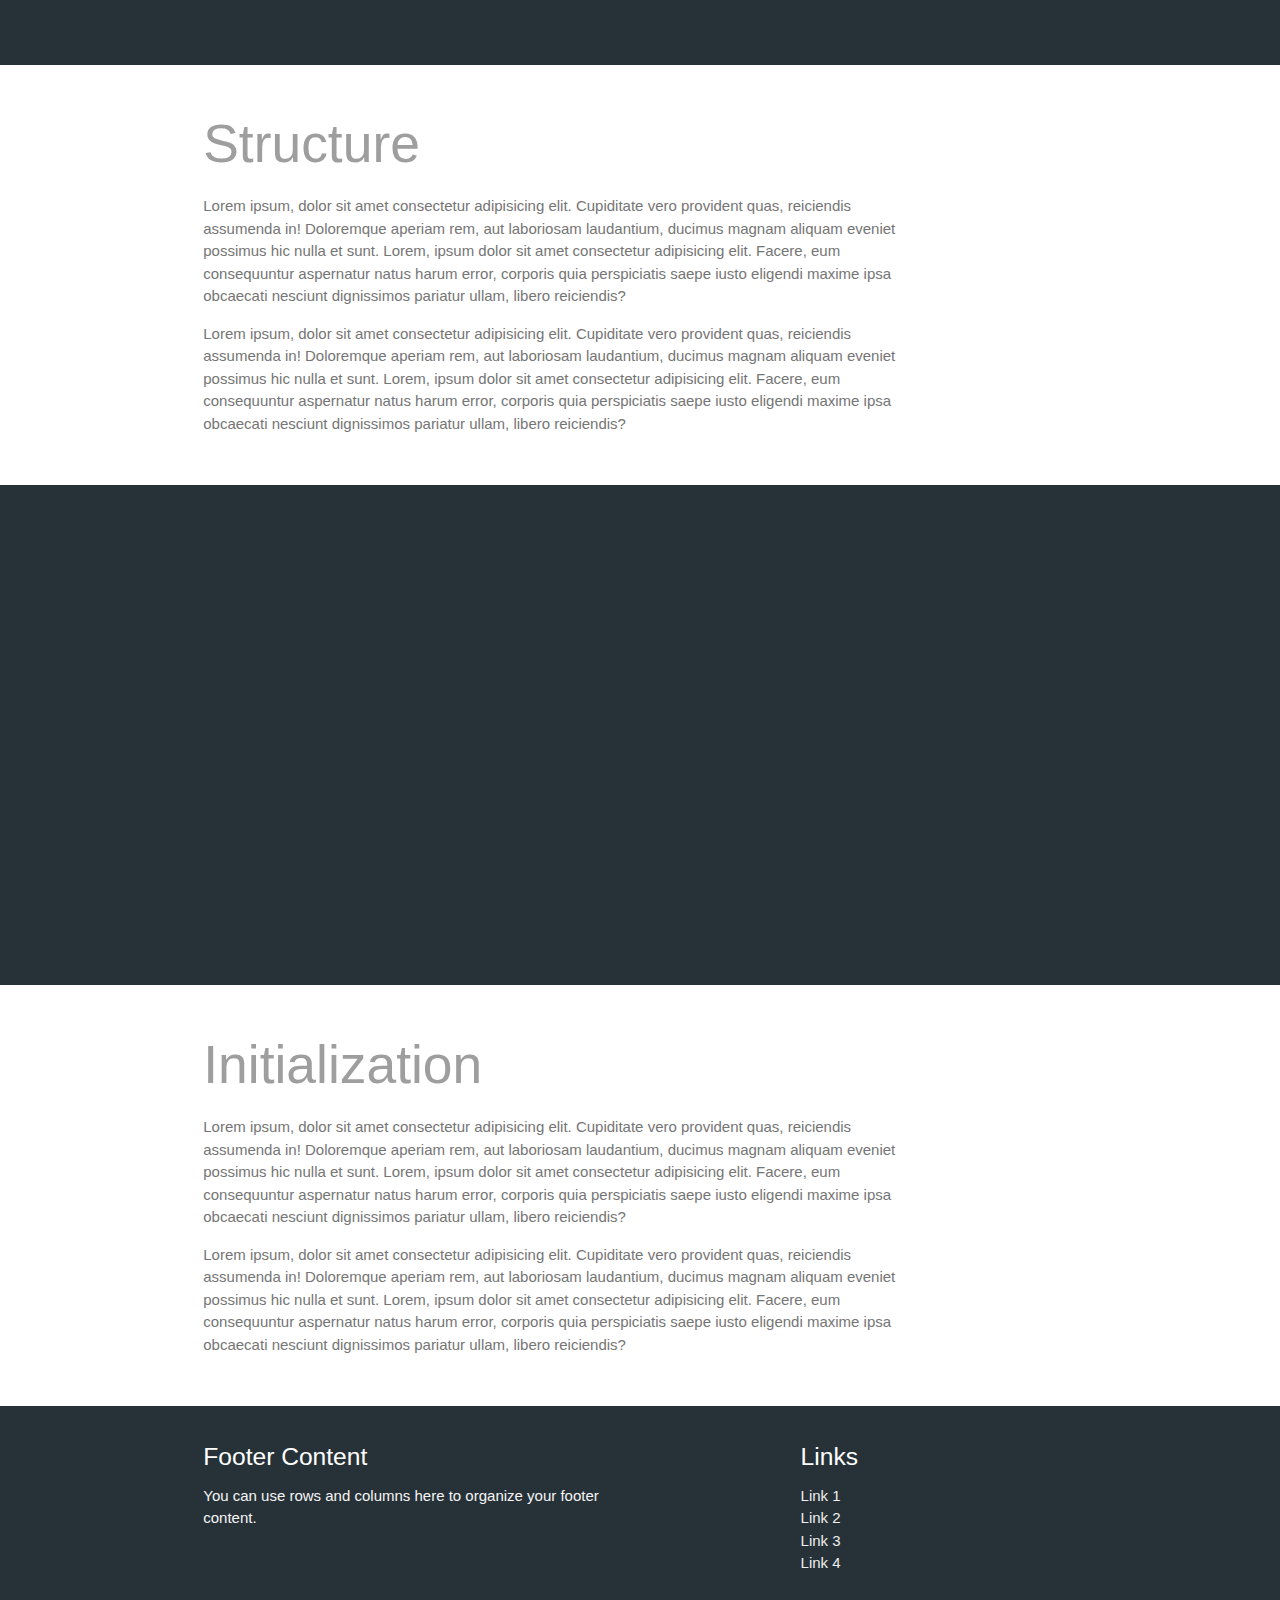
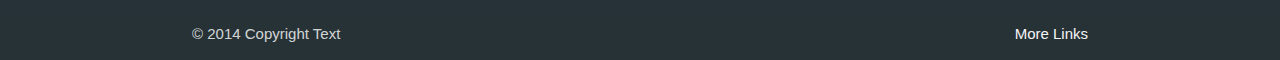
<file: scrollspy.html>
<!DOCTYPE html>
<html lang="en">
<head>
  <meta charset="UTF-8">
  <meta http-equiv="X-UA-Compatible" content="IE=edge">
  <meta name="viewport" content="width=device-width, initial-scale=1.0">
  <!-- Material icons -->
  <link href="https://fonts.googleapis.com/icon?family=Material+Icons" rel="stylesheet">
   <!-- Compiled and minified CSS -->
   <link rel="stylesheet" href="https://cdnjs.cloudflare.com/ajax/libs/materialize/1.0.0/css/materialize.min.css">
   <link rel="stylesheet" href="main.css">
  <title>Scrollspy</title>
</head>
<body class="blue-grey darken-4">
  <div class="navbar-fixed">
    <nav class="transparent">
      <div class="container">
        <div class="nav-wrapper">
          <a href="#" class="brand-logo blue-grey-text">CWD Batch3</a>
          <a href="#" data-target="slide-out" class="sidenav-trigger">
            <i class="material-icons">menu</i>
          </a>
          <ul id="nav-mobile" class="right hide-on-med-and-down ">
            <li>
              <a href="#introduction">Introduction</a>
            </li>
            <li>
              <a href="#structure">Structure</a>
            </li>
            <li>
              <a href="#initialization">Initialization</a>
            </li>
          </ul>
        </div>
      </div>
    </nav>
  </div>
  <!-- Sidenav Structure -->
  <ul id="slide-out" class="sidenav table-of-contents">
    <li>
      <a href="#introduction">Introduction
        <i class="material-icons">content_copy</i>
      </a>
    </li>
    <li>
      <a href="#structure">Structure
        <i class="material-icons">desktop_mac</i>
      </a>
    </li>
    <li>
      <a href="#initialization">Intialization
        <i class="material-icons">directions_bike</i>
      </a>
    </li>
  </ul>
  <!-- Parallax -->
  <div class="parallax-container">
    <div class="parallax">
      <img src="images/img3.jpg" alt="">
    </div>
  </div>
  <div class="section white">
    <div class="row container">
      <div class="col s12 m9 l10">
        <div id="introduction" class="scrollspy">
          <h2 class="header grey-text">Introduction</h2>
          <form action="">
            <!-- Datepicker -->
            <h5 class="grey-text">Date & Time Picker</h5>
            <div class="input-field">
              <input type="text" class="datepicker">
              <label for="date">Date</label>
            </div>
            <div class="input-field">
              <input type="text" class="timepicker">
              <label for="time">Time</label>
            </div>
          </form>
          <p class="grey-text text-darken-1">Lorem ipsum, dolor sit amet consectetur adipisicing elit. Cupiditate vero provident quas, reiciendis assumenda in! Doloremque aperiam rem, aut laboriosam laudantium, ducimus magnam aliquam eveniet possimus hic nulla et sunt.
          Lorem, ipsum dolor sit amet consectetur adipisicing elit. Facere, eum consequuntur aspernatur natus harum error, corporis quia perspiciatis saepe iusto eligendi maxime ipsa obcaecati nesciunt dignissimos pariatur ullam, libero reiciendis?
          <p class="grey-text text-darken-1">Lorem ipsum, dolor sit amet consectetur adipisicing elit. Cupiditate vero provident quas, reiciendis assumenda in! Doloremque aperiam rem, aut laboriosam laudantium, ducimus magnam aliquam eveniet possimus hic nulla et sunt.
          Lorem, ipsum dolor sit amet consectetur adipisicing elit. Facere, eum consequuntur aspernatur natus harum error, corporis quia perspiciatis saepe iusto eligendi maxime ipsa obcaecati nesciunt dignissimos pariatur ullam, libero reiciendis?
          </p>
        </div>
      </div>
      <div class="col hide-on-small-only m3 l2">
        
      </div>
    </div>
  </div>
  <div class="parallax-container">
    <div class="parallax">
      <img src="images/img3.jpg" alt="">
    </div>
  </div>
  <div class="section white">
    <div class="row container">
      <div class="col s12 m9 l10">
        <div id="structure" class="scrollspy">
          <h2 class="header grey-text">Structure</h2>
          <p class="grey-text text-darken-1">Lorem ipsum, dolor sit amet consectetur adipisicing elit. Cupiditate vero provident quas, reiciendis assumenda in! Doloremque aperiam rem, aut laboriosam laudantium, ducimus magnam aliquam eveniet possimus hic nulla et sunt.
          Lorem, ipsum dolor sit amet consectetur adipisicing elit. Facere, eum consequuntur aspernatur natus harum error, corporis quia perspiciatis saepe iusto eligendi maxime ipsa obcaecati nesciunt dignissimos pariatur ullam, libero reiciendis?
          <p class="grey-text text-darken-1">Lorem ipsum, dolor sit amet consectetur adipisicing elit. Cupiditate vero provident quas, reiciendis assumenda in! Doloremque aperiam rem, aut laboriosam laudantium, ducimus magnam aliquam eveniet possimus hic nulla et sunt.
          Lorem, ipsum dolor sit amet consectetur adipisicing elit. Facere, eum consequuntur aspernatur natus harum error, corporis quia perspiciatis saepe iusto eligendi maxime ipsa obcaecati nesciunt dignissimos pariatur ullam, libero reiciendis?
          </p>
        </div>
      </div>
    </div>
  </div>

  <div class="parallax-container">
    <div class="parallax">
      <img src="images/img3.jpg" alt="">
    </div>
  </div>

  <div class="section white">
    <div class="row container">
      <div class="col s12 m9 l10">
        <div id="initialization" class="scrollspy">
          <h2 class="header grey-text">Initialization</h2>
          <p class="grey-text text-darken-1">Lorem ipsum, dolor sit amet consectetur adipisicing elit. Cupiditate vero provident quas, reiciendis assumenda in! Doloremque aperiam rem, aut laboriosam laudantium, ducimus magnam aliquam eveniet possimus hic nulla et sunt.
          Lorem, ipsum dolor sit amet consectetur adipisicing elit. Facere, eum consequuntur aspernatur natus harum error, corporis quia perspiciatis saepe iusto eligendi maxime ipsa obcaecati nesciunt dignissimos pariatur ullam, libero reiciendis?
          <p class="grey-text text-darken-1">Lorem ipsum, dolor sit amet consectetur adipisicing elit. Cupiditate vero provident quas, reiciendis assumenda in! Doloremque aperiam rem, aut laboriosam laudantium, ducimus magnam aliquam eveniet possimus hic nulla et sunt.
          Lorem, ipsum dolor sit amet consectetur adipisicing elit. Facere, eum consequuntur aspernatur natus harum error, corporis quia perspiciatis saepe iusto eligendi maxime ipsa obcaecati nesciunt dignissimos pariatur ullam, libero reiciendis?
          </p>
        </div>
      </div>
    </div>
  </div>



  <footer class="page-footer blue-grey darken-4">
    <div class="container">
      <div class="row">
        <div class="col l6 s12">
          <h5 class="white-text">Footer Content</h5>
          <p class="grey-text text-lighten-4">You can use rows and columns here to organize your footer content.</p>
        </div>
        <div class="col l4 offset-l2 s12">
          <h5 class="white-text">Links</h5>
          <ul>
            <li><a class="grey-text text-lighten-3" href="#!">Link 1</a></li>
            <li><a class="grey-text text-lighten-3" href="#!">Link 2</a></li>
            <li><a class="grey-text text-lighten-3" href="#!">Link 3</a></li>
            <li><a class="grey-text text-lighten-3" href="#!">Link 4</a></li>
          </ul>
        </div>
      </div>
    </div>
    <div class="footer-copyright">
      <div class="container">
      © 2014 Copyright Text
      <a class="grey-text text-lighten-4 right" href="#!">More Links</a>
      </div>
    </div>
  </footer>
  
  



  <!-- Jquery CDN -->
  <script src="https://code.jquery.com/jquery-3.6.1.min.js" integrity="sha256-o88AwQnZB+VDvE9tvIXrMQaPlFFSUTR+nldQm1LuPXQ=" crossorigin="anonymous"></script>
  <!-- Compiled and minified JavaScript -->
  <script src="https://cdnjs.cloudflare.com/ajax/libs/materialize/1.0.0/js/materialize.min.js"></script>


  <script>
    $(document).ready(function() {
      // Parallax init
      $('.parallax').parallax();
      // Scrollspy init
      $('.scrollspy').scrollSpy();
      // Sidenav Init
      $('.sidenav').sidenav({
        edge: 'right'
      });
      // datepicker
      $('.datepicker').datepicker({
        autoClose: false,
        format: 'yyyy, dd, mmm',
        setDefaultDate: false,
        disableWeekends: true
      });
      // timepicker
      $('.timepicker').timepicker({
        duration: 1000,
        showClearBtn: true
      });
    });
  </script>
</body>
</html>
</file>
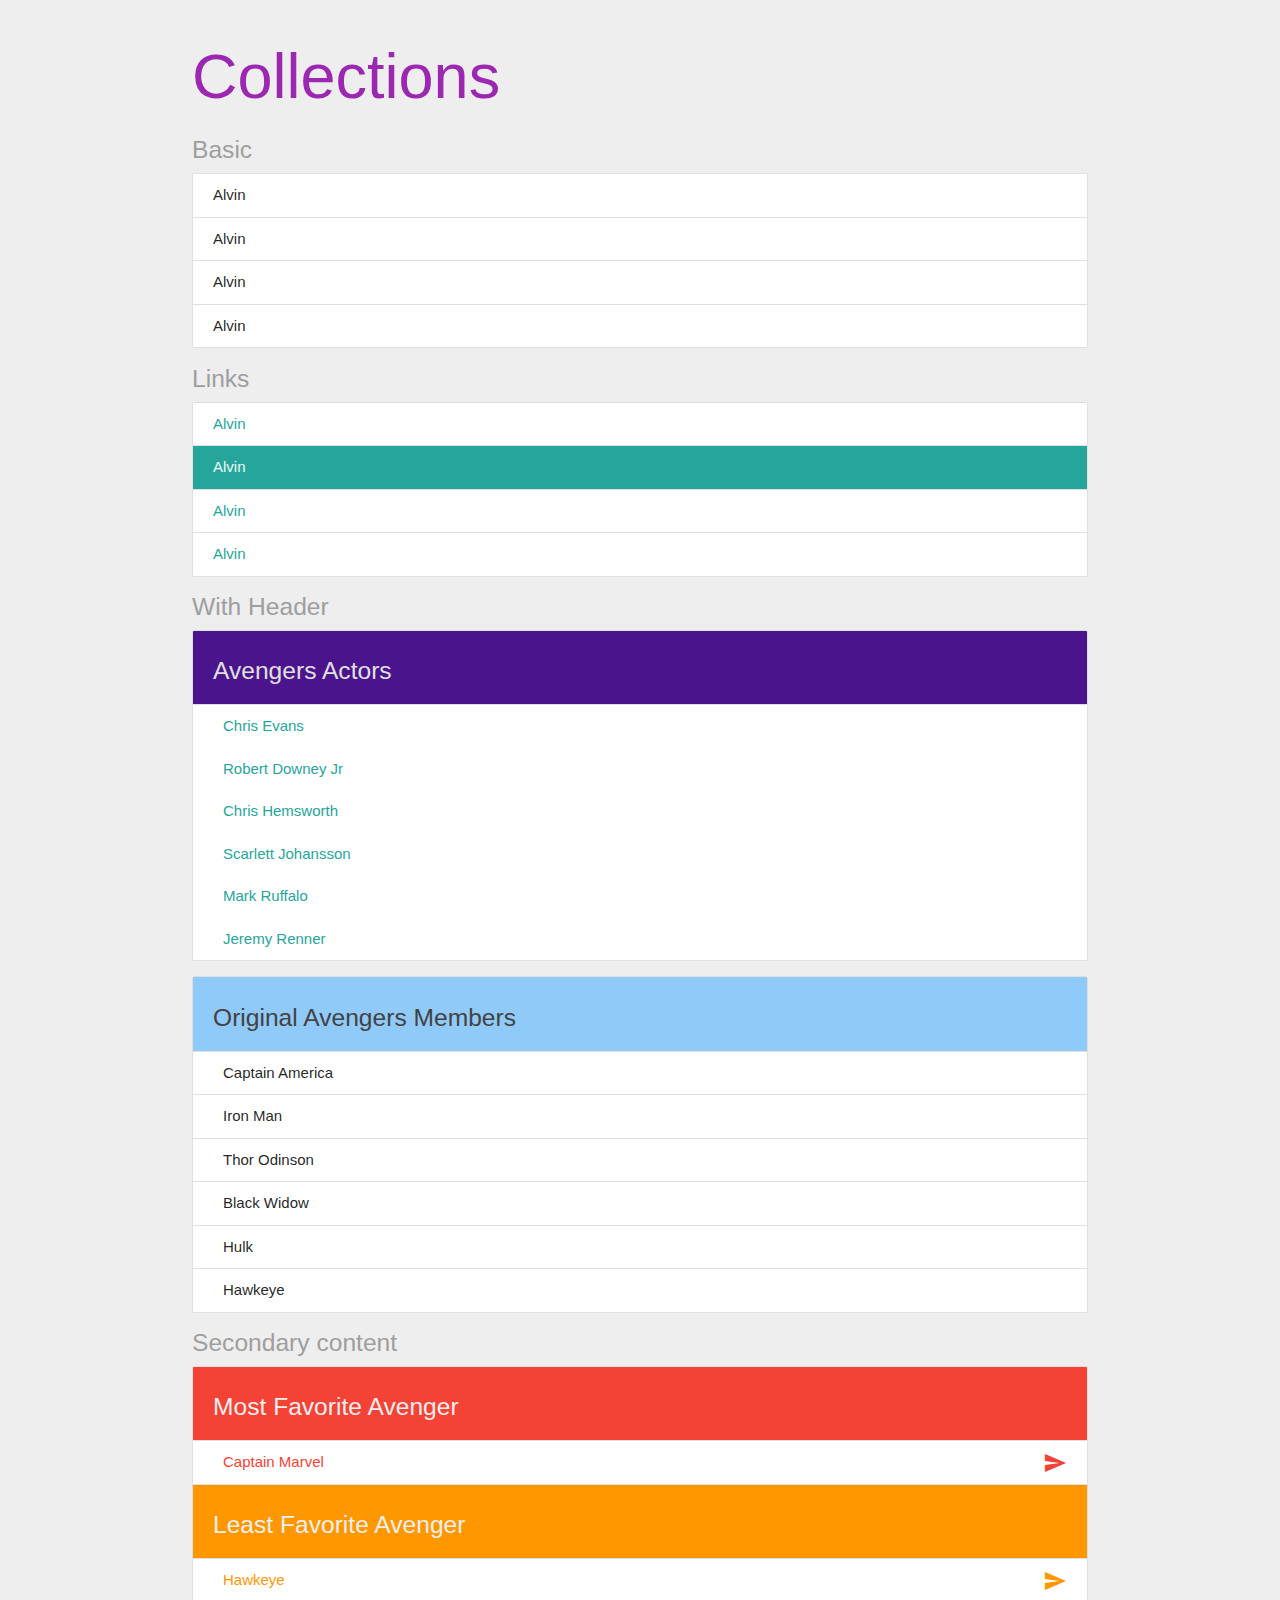
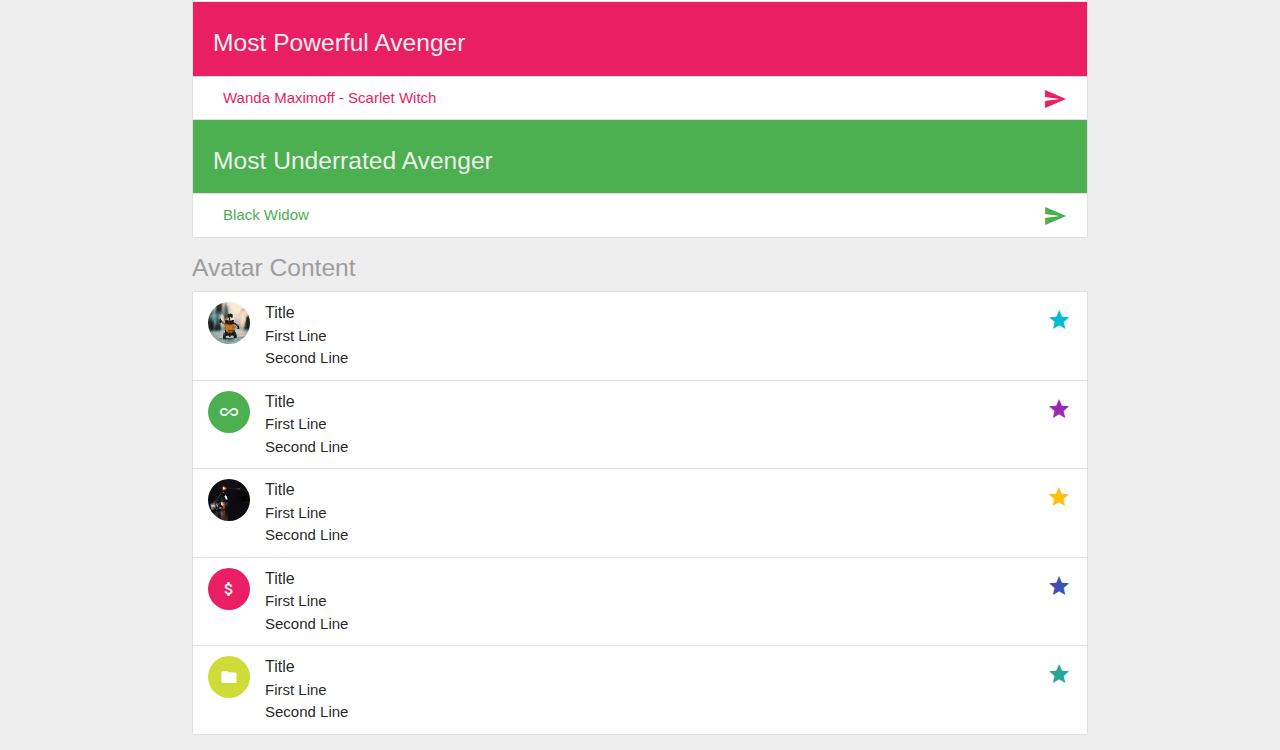
<file: zaira.html>
<!DOCTYPE html>
<html lang="en">
<head>
  <meta charset="UTF-8">
  <meta http-equiv="X-UA-Compatible" content="IE=edge">
  <meta name="viewport" content="width=device-width, initial-scale=1.0">
  <!-- Compiled and minified CSS -->
  <link rel="stylesheet" href="https://cdnjs.cloudflare.com/ajax/libs/materialize/1.0.0/css/materialize.min.css">
  <link href="https://fonts.googleapis.com/icon?family=Material+Icons" rel="stylesheet">
  <title>Collection</title>
</head>
<body class="grey lighten-3">
<div class="container">
  <h1 class="purple-text">Collections</h1>
  <!-- Basic -->
  <h5 class="grey-text">Basic</h5>
  <ul class="collection">
    <li class="collection-item">Alvin</li>
    <li class="collection-item">Alvin</li>
    <li class="collection-item">Alvin</li>
    <li class="collection-item">Alvin</li>
  </ul>
<!-- Links -->
  <h5 class="grey-text">Links</h5>
  <div class="collection">
    <a href="#!" class="collection-item">Alvin</a>
    <a href="#!" class="collection-item active">Alvin</a>
    <a href="#!" class="collection-item">Alvin</a>
    <a href="#!" class="collection-item">Alvin</a>
  </div>
  <!-- With header -->
  <h5 class="grey-text">With Header</h5>
  <ul class="collection with-header">
      <li class="collection-header purple darken-4 grey-text text-lighten-2">
        <h5>Avengers Actors</h5>
      </li>
      <li>
        <a href="#" class="collection-item">Chris Evans</a>
      </li>
      <li>
        <a href="#" class="collection-item">Robert Downey Jr</a>
      </li>
      <li>
        <a href="#" class="collection-item">Chris Hemsworth</a>
      </li>
      <li>
        <a href="#" class="collection-item">Scarlett Johansson</a>
      </li>
      <li>
          <a href="#" class="collection-item">Mark Ruffalo</a>
      </li>
      <li>
          <a href="#" class="collection-item">Jeremy Renner</a>
      </li>   
  </ul>

  <ul class="collection with-header">
      <li class="collection-header blue lighten-3 grey-text text-darken-3"><h5>Original Avengers Members</h5></li>
      <li class="collection-item"> Captain America</li>
      <li class="collection-item"> Iron Man</li>
      <li class="collection-item"> Thor Odinson</li>
      <li class="collection-item"> Black Widow</li>
      <li class="collection-item"> Hulk</li>
      <li class="collection-item"> Hawkeye</li>
  </ul>
  <!-- Secondary content -->
  <h5 class="grey-text">Secondary content</h5>
  <ul class="collection with-header">
      <li class="collection-header red grey-text text-lighten-3">
        <h5>Most Favorite Avenger</h5>
      </li>
      <li class="collection-item red-text">
          <div> Captain Marvel
            <a href="" class="secondary-content">
              <i class="material-icons red-text">send</i>
            </a>
          </div>
      </li>
      <li class="collection-header orange grey-text text-lighten-3">
        <h5>Least Favorite Avenger</h5>
      </li>
      <li class="collection-item orange-text">
          <div> Hawkeye
            <a href="" class="secondary-content">
              <i class="material-icons orange-text">send</i>
            </a>
          </div>
      </li>
      <li class="collection-header pink grey-text text-lighten-3">
        <h5>Most Powerful Avenger</h5>
      </li>
      <li class="collection-item pink-text">
          <div>Wanda Maximoff - Scarlet Witch
            <a href="" class="secondary-content">
              <i class="material-icons pink-text">send</i>
            </a>
          </div>
      </li>
      <li class="collection-header green grey-text text-lighten-3">
        <h5>Most Underrated Avenger</h5>
      </li>
      <li class="collection-item green-text">
          <div>Black Widow
            <a href="" class="secondary-content">
              <i class="material-icons green-text">send</i>
            </a>
          </div>
      </li>
   </ul>
<!-- Avatar Content -->
<h5 class="grey-text">Avatar Content</h5>
  <ul class="collection">
    <li class="collection-item avatar">
      <img src="images/img5.jpg" alt="" class="circle">
      <span class="title">Title</span>
      <p>First Line
        <br>
        Second Line
      </p>
      <a href="" class="secondary-content">
        <i class="material-icons cyan-text">grade</i>
      </a>
    </li>
    <li class="collection-item avatar">
      <i class="material-icons circle green">all_inclusive</i>
      <span class="title">Title</span>
      <p>First Line
        <br>
        Second Line
      </p>
      <a href="" class="secondary-content">
        <i class="material-icons purple-text">grade</i>
      </a>
    </li>
    <li class="collection-item avatar">
      <img src="images/img6.jpg" alt="" class="circle">
      <span class="title">Title</span>
      <p>First Line
        <br>
        Second Line
      </p>
      <a href="" class="secondary-content">
        <i class="material-icons amber-text">grade</i>
      </a>
    </li>
    <li class="collection-item avatar">
      <i class="material-icons circle pink">attach_money</i>
      <span class="title">Title</span>
      <p>First Line
        <br>
        Second Line
      </p>
      <a href="" class="secondary-content">
        <i class="material-icons indigo-text">grade</i>
      </a>
    </li>
    <li class="collection-item avatar">
      <i class="material-icons circle lime">folder</i>
      <span class="title">Title</span>
      <p>First Line
        <br>
        Second Line
      </p>
      <a href="" class="secondary-content">
        <i class="material-icons">grade</i>
      </a>
    </li>
  </ul>
</div>
    

  
   <!-- Jquery CDN -->
   <script src="https://code.jquery.com/jquery-3.6.1.min.js" integrity="sha256-o88AwQnZB+VDvE9tvIXrMQaPlFFSUTR+nldQm1LuPXQ=" crossorigin="anonymous"></script>
    <!-- Compiled and minified JavaScript -->
    <script src="https://cdnjs.cloudflare.com/ajax/libs/materialize/1.0.0/js/materialize.min.js"></script>
</body>
</html>
</file>
<file: style.css>
.collection .collection-item.active {
  background: #e91e63;
}

.collection a.collection-item {
  color: #cddc39;
}
</file>
<file: main.css>
.datepicker-date-display {
  background-color: #04302c;
  color: #fff;
  padding: 40px 40px;
  font-weight: 500;
}
</file>
